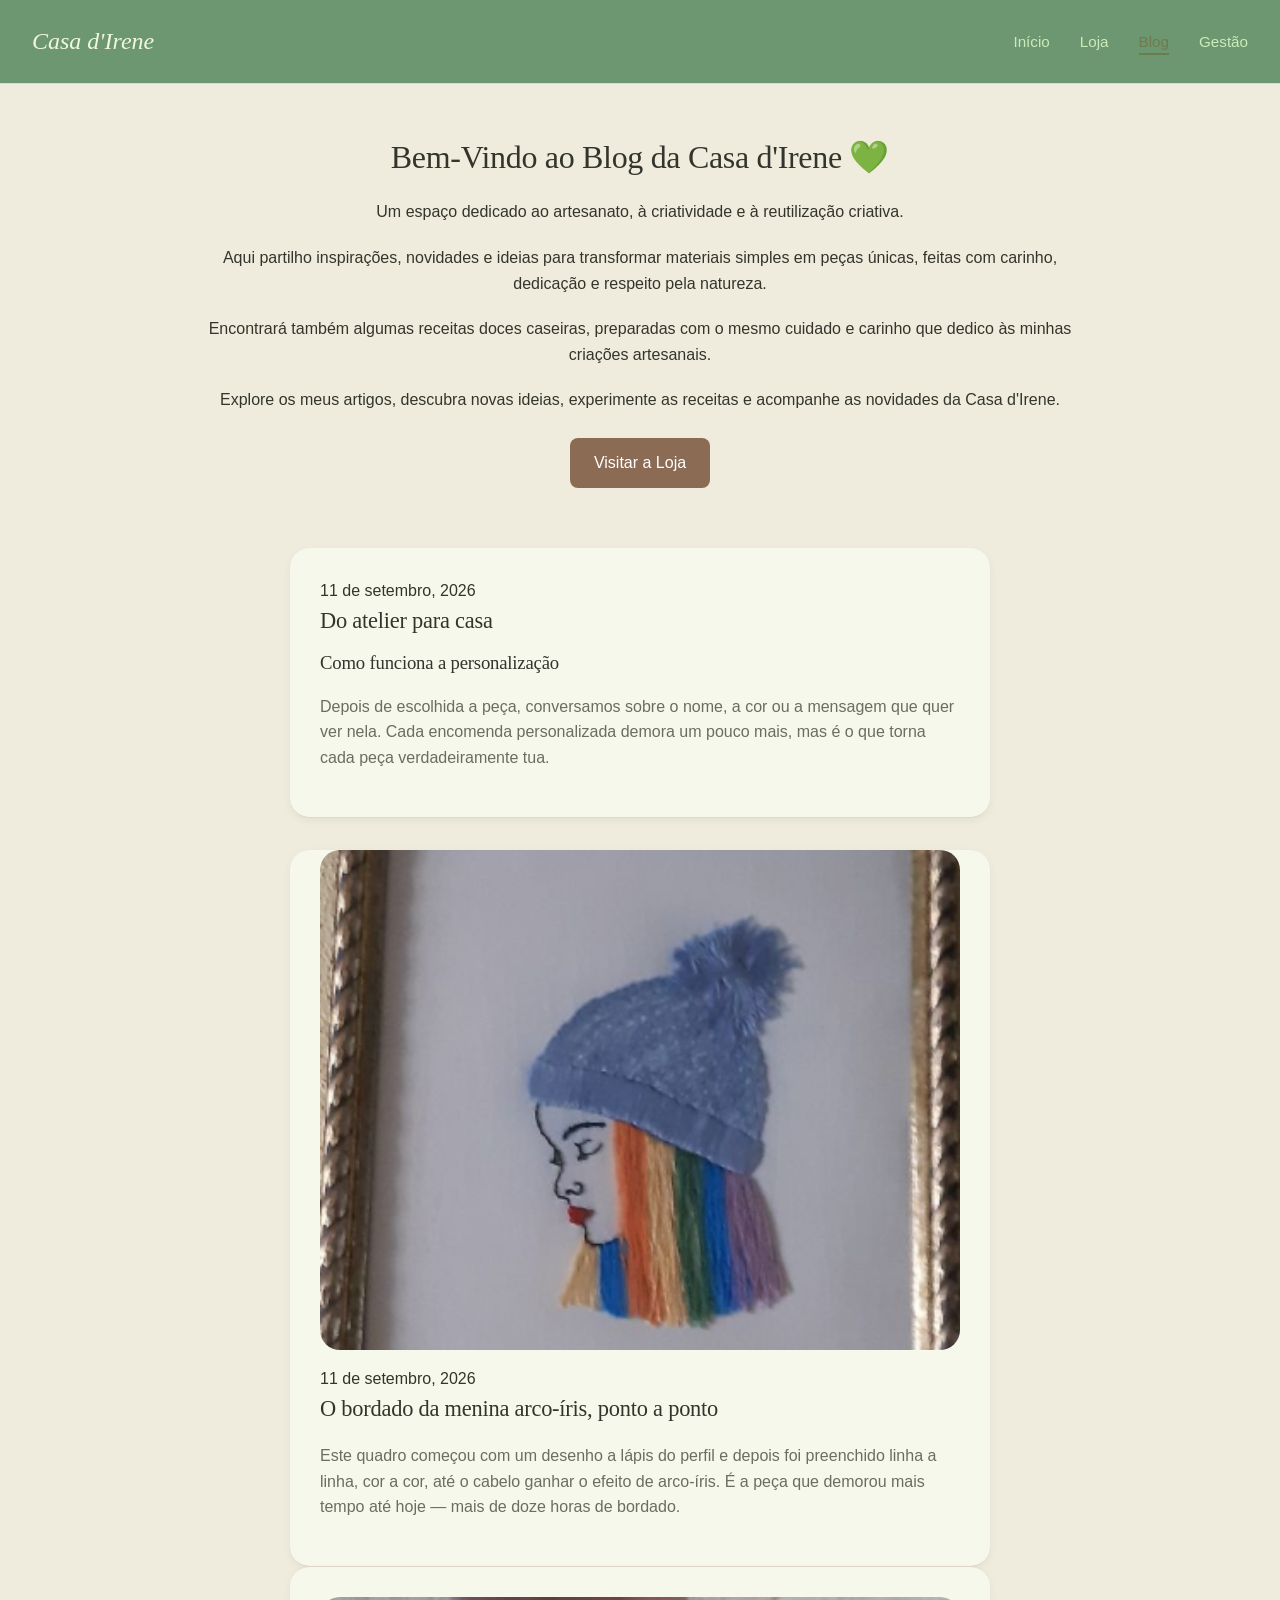
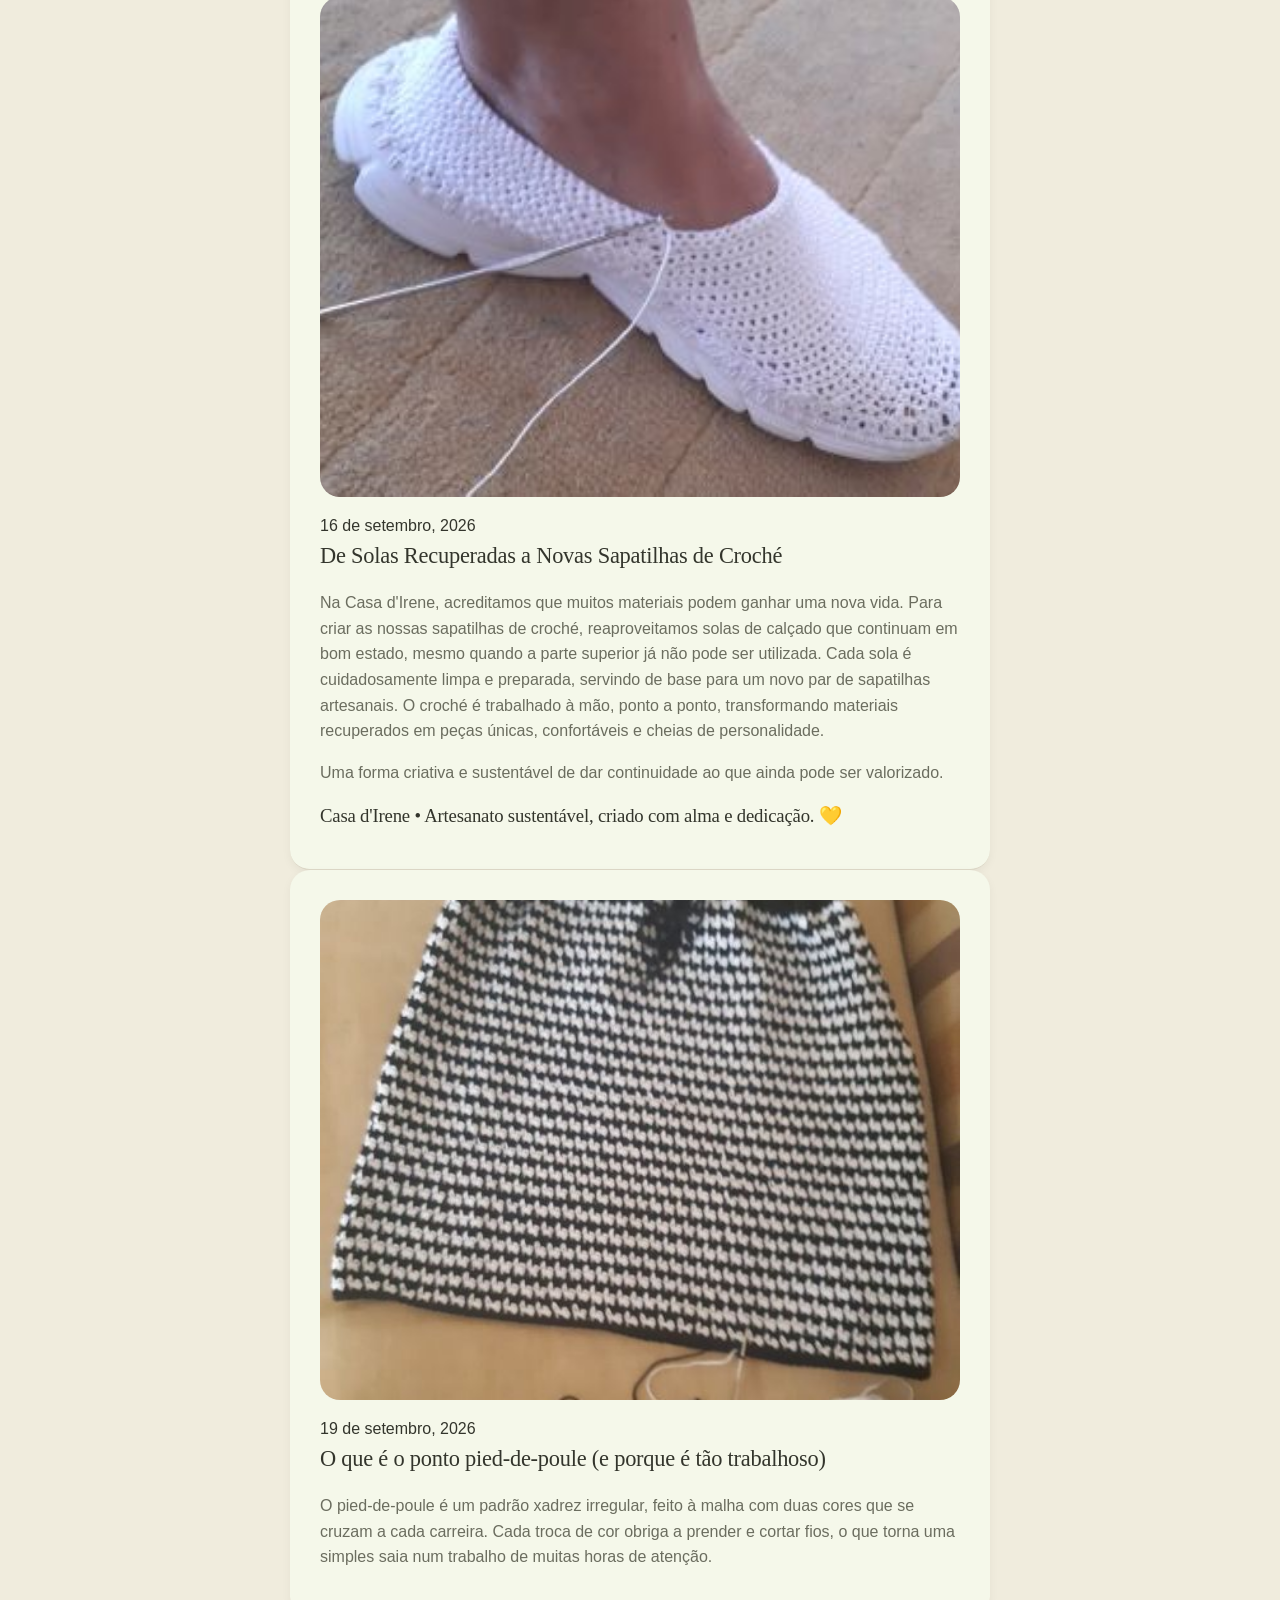
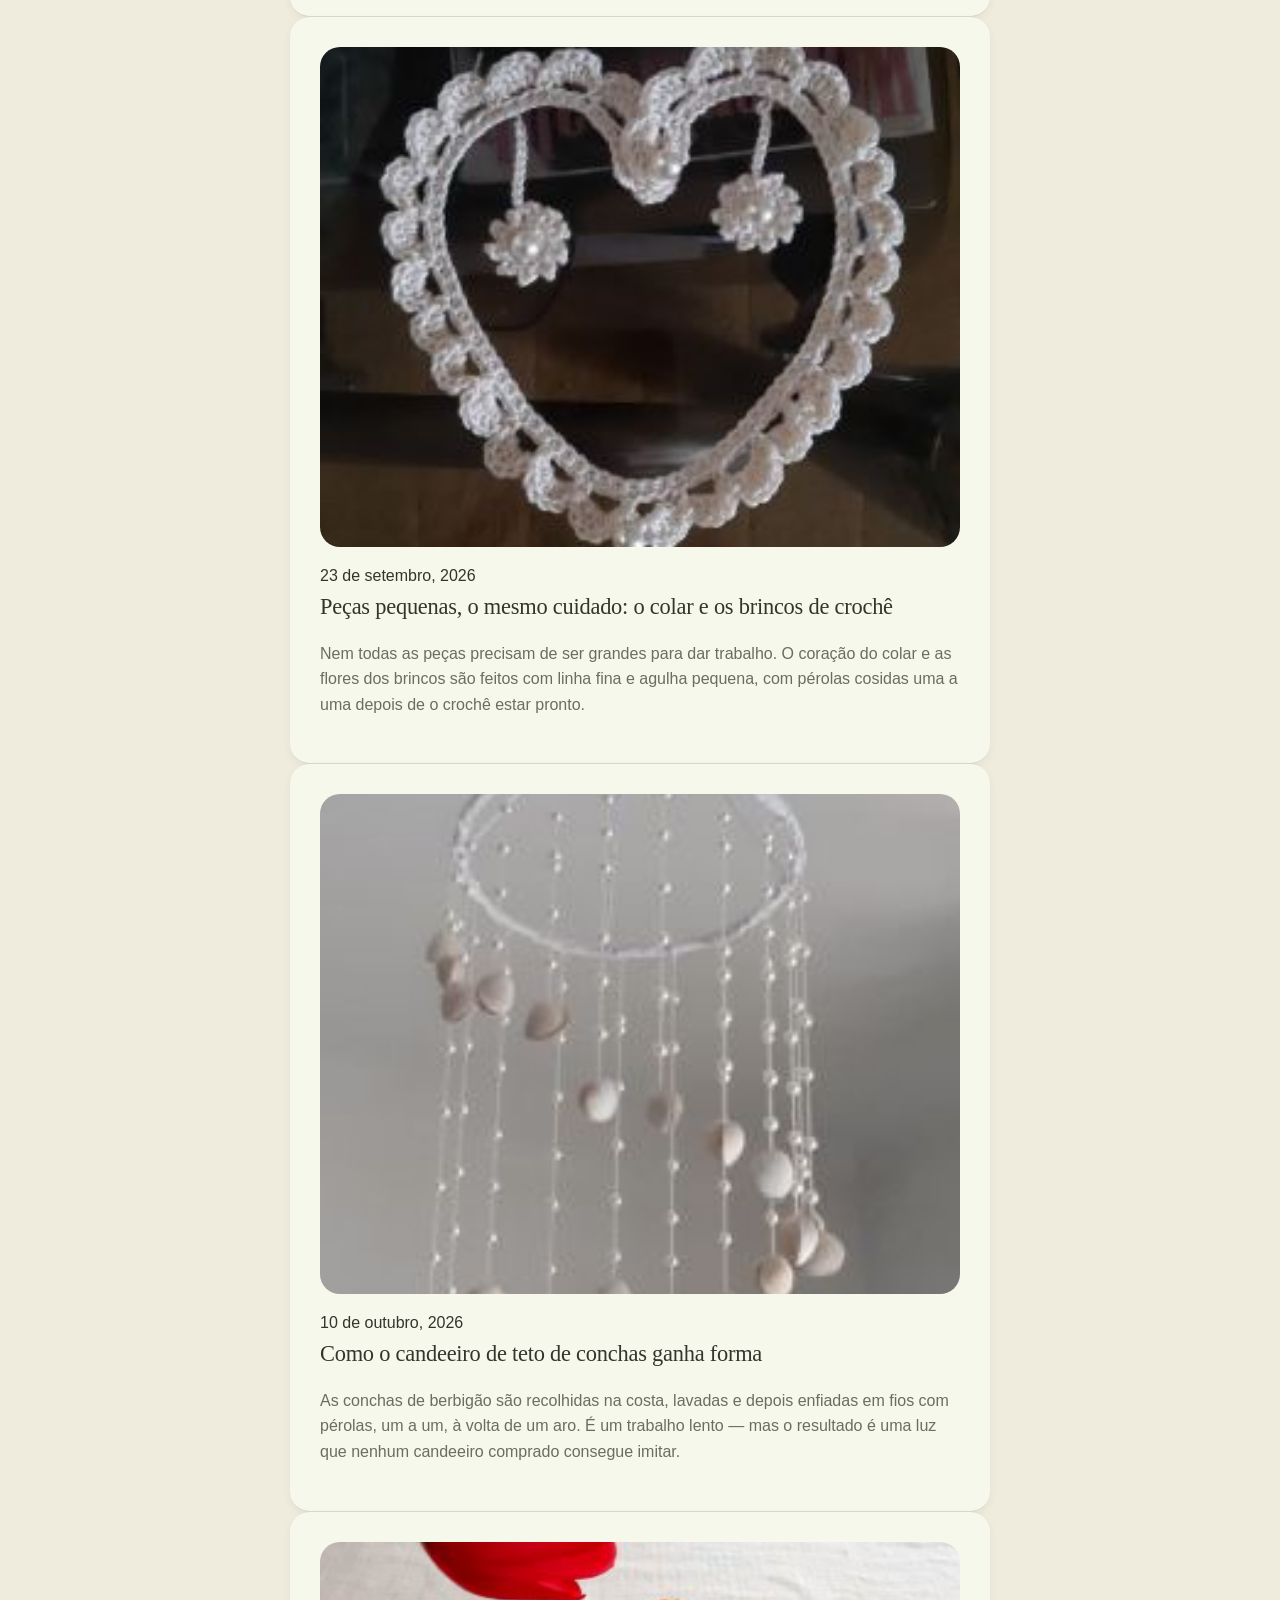
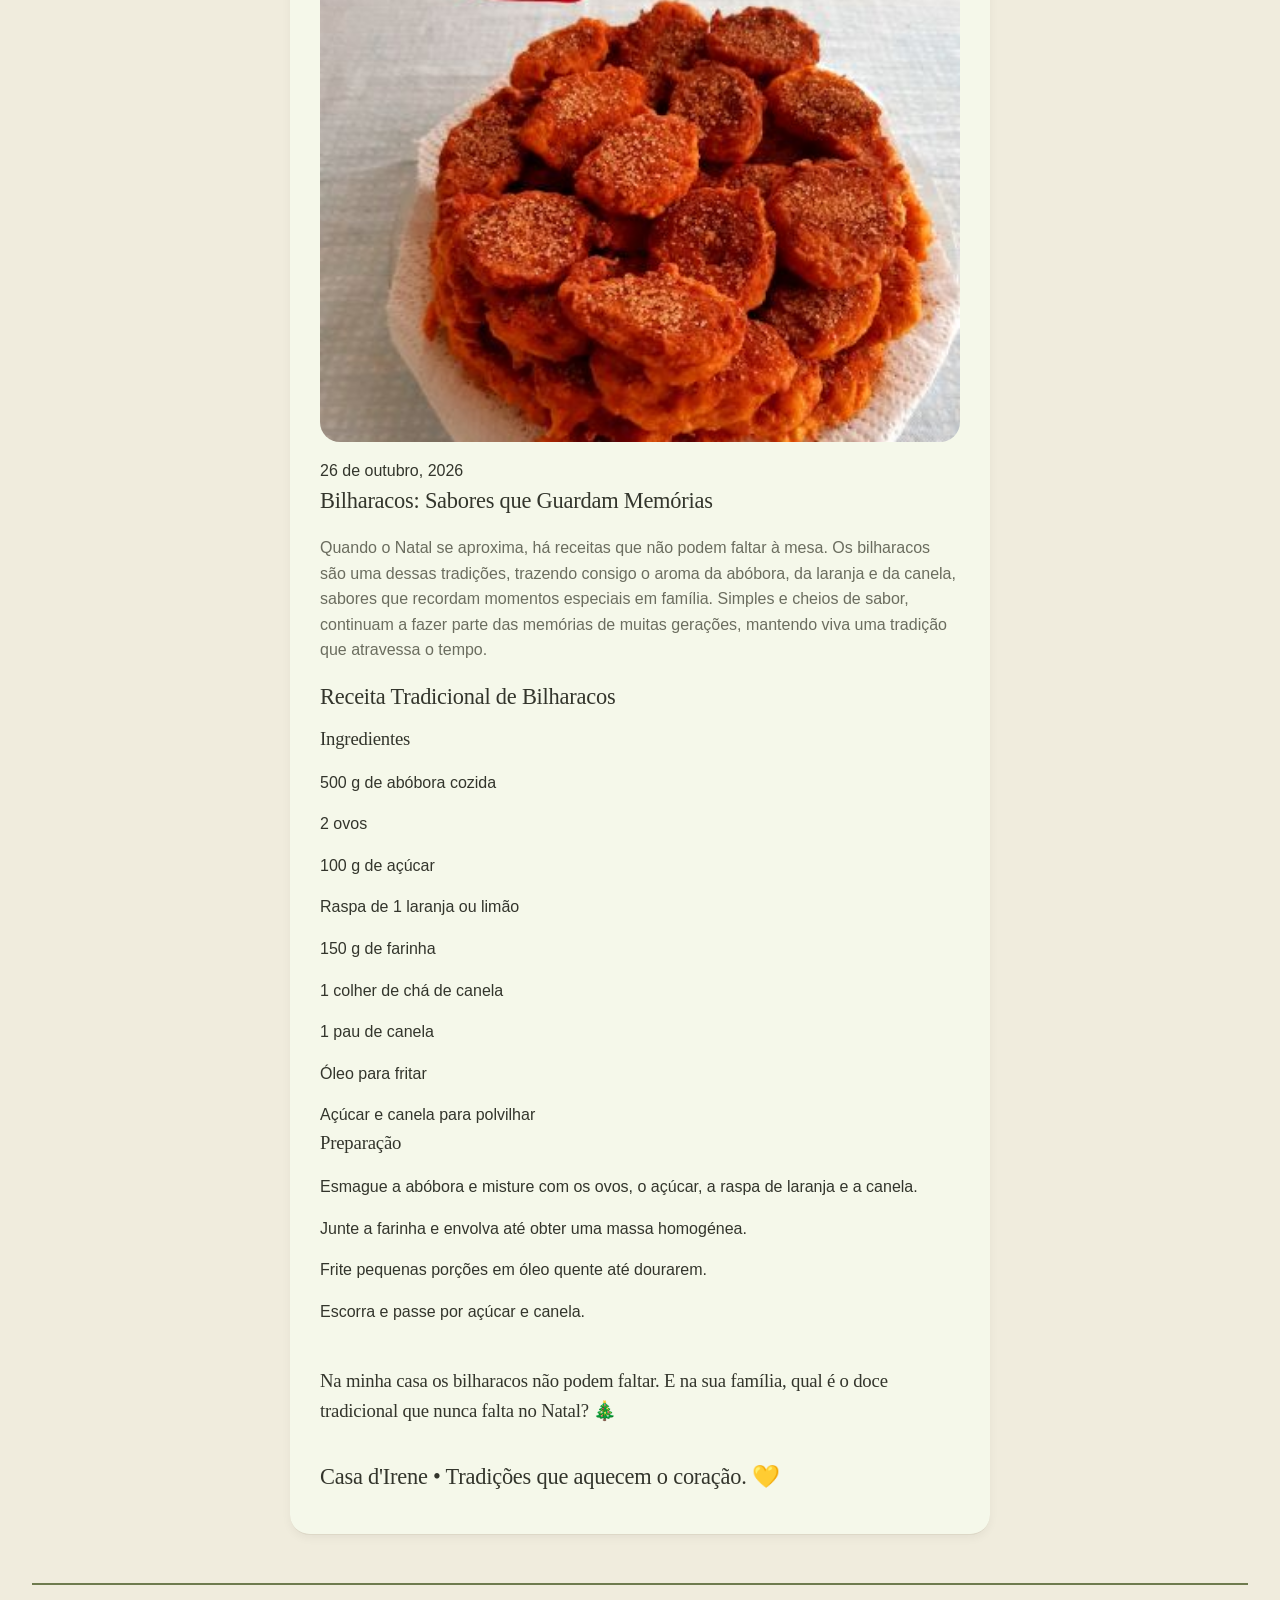
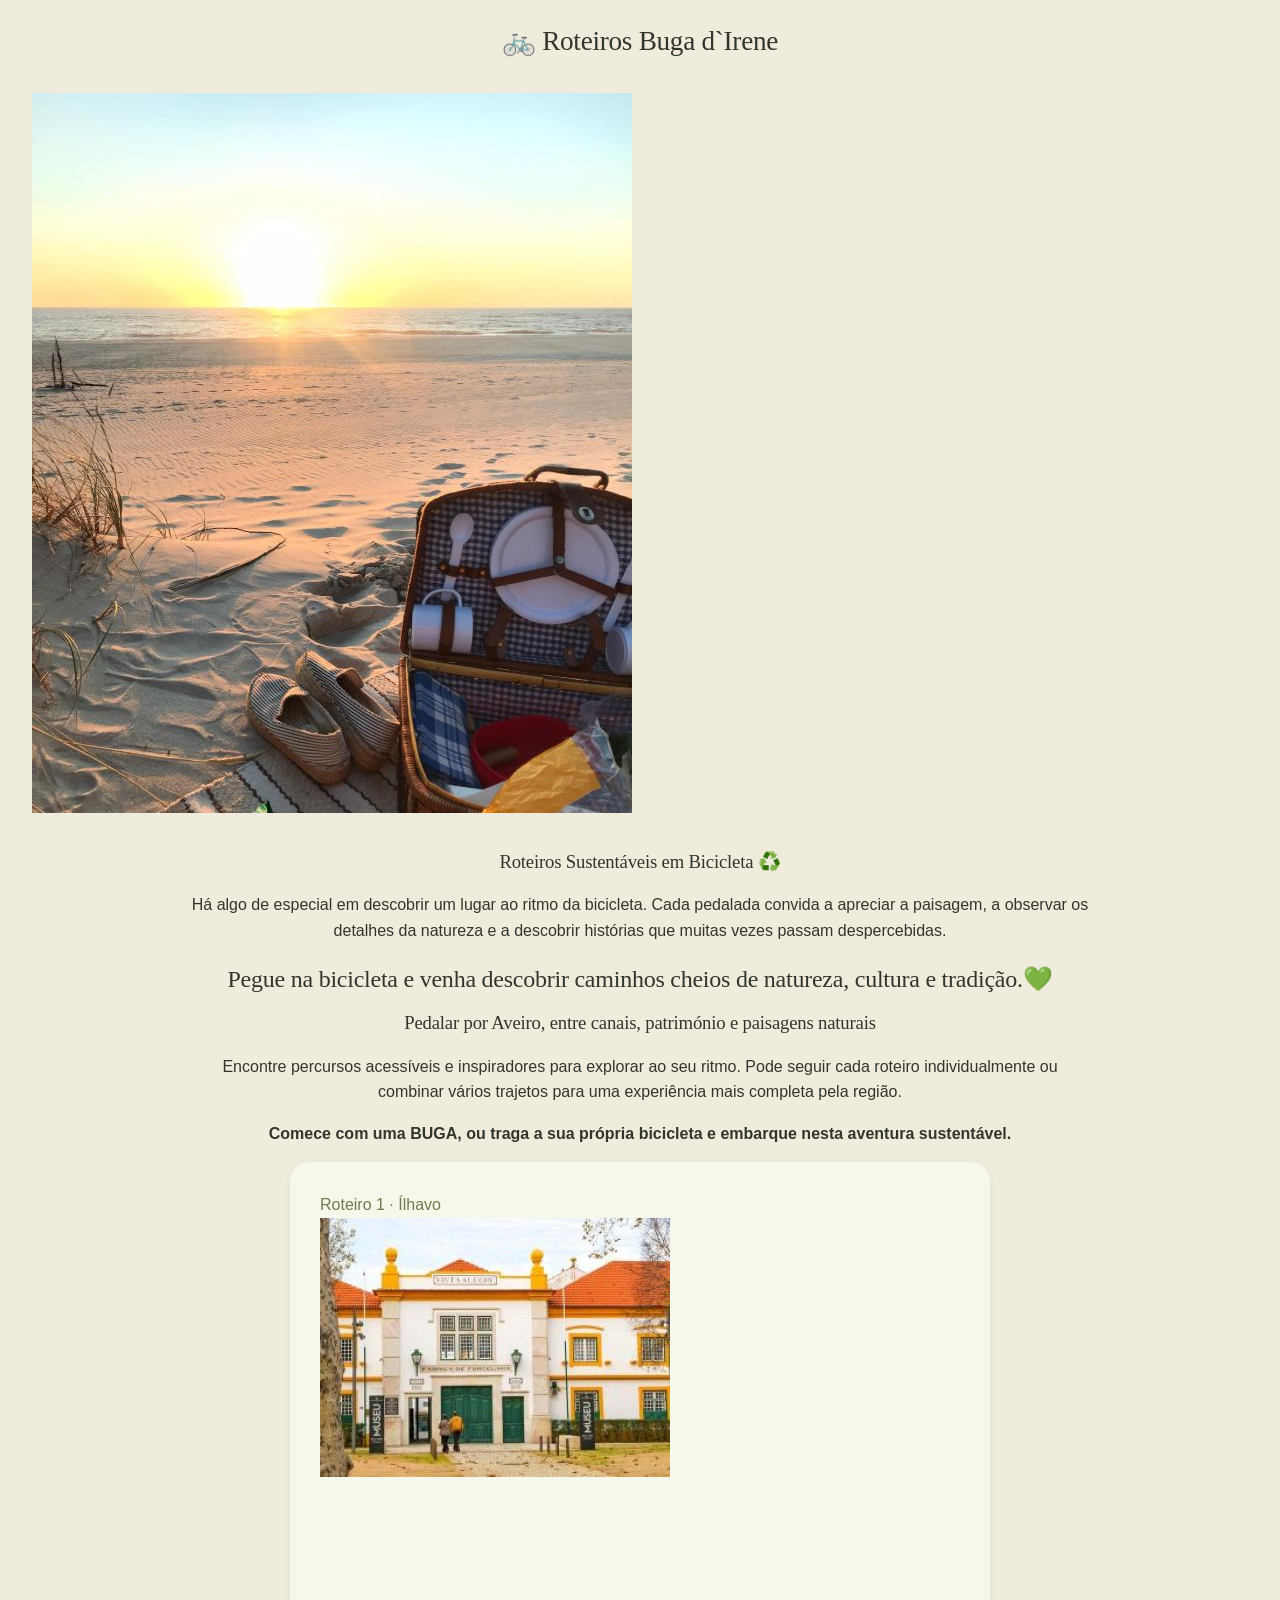
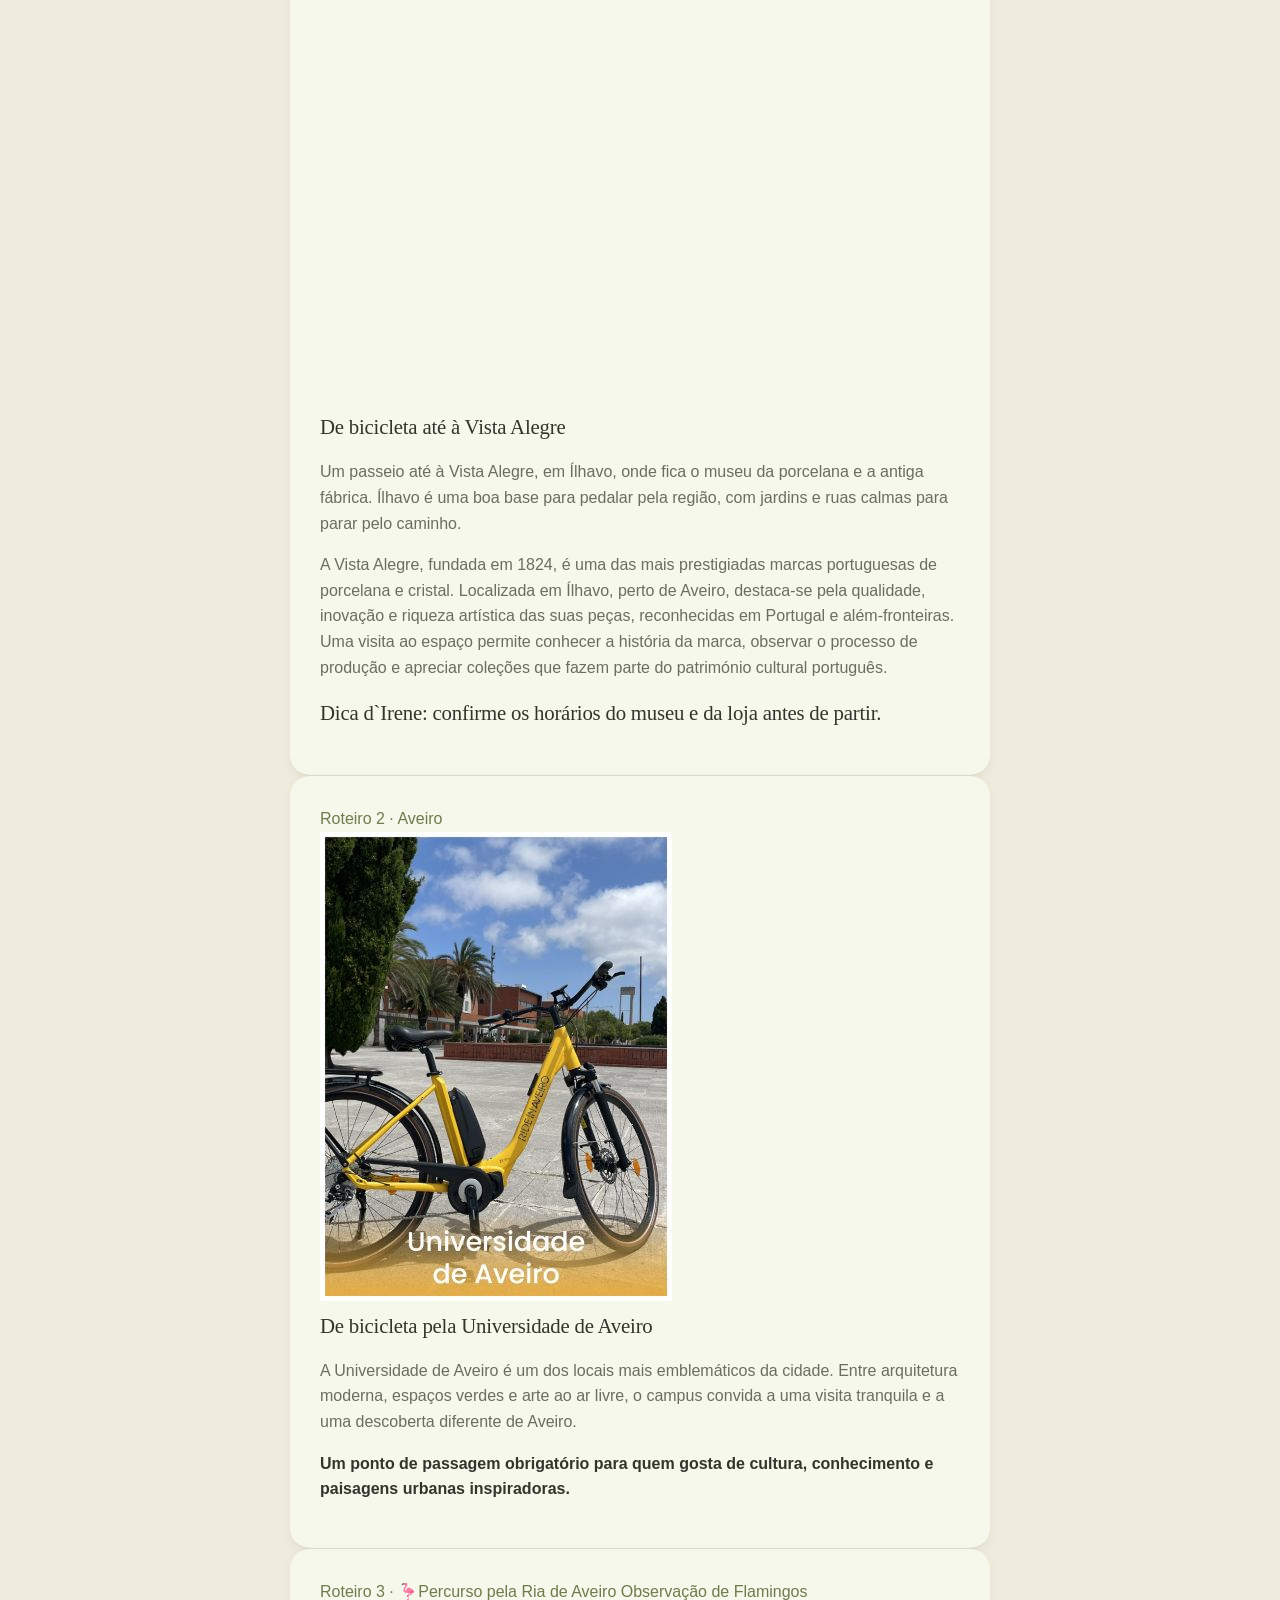
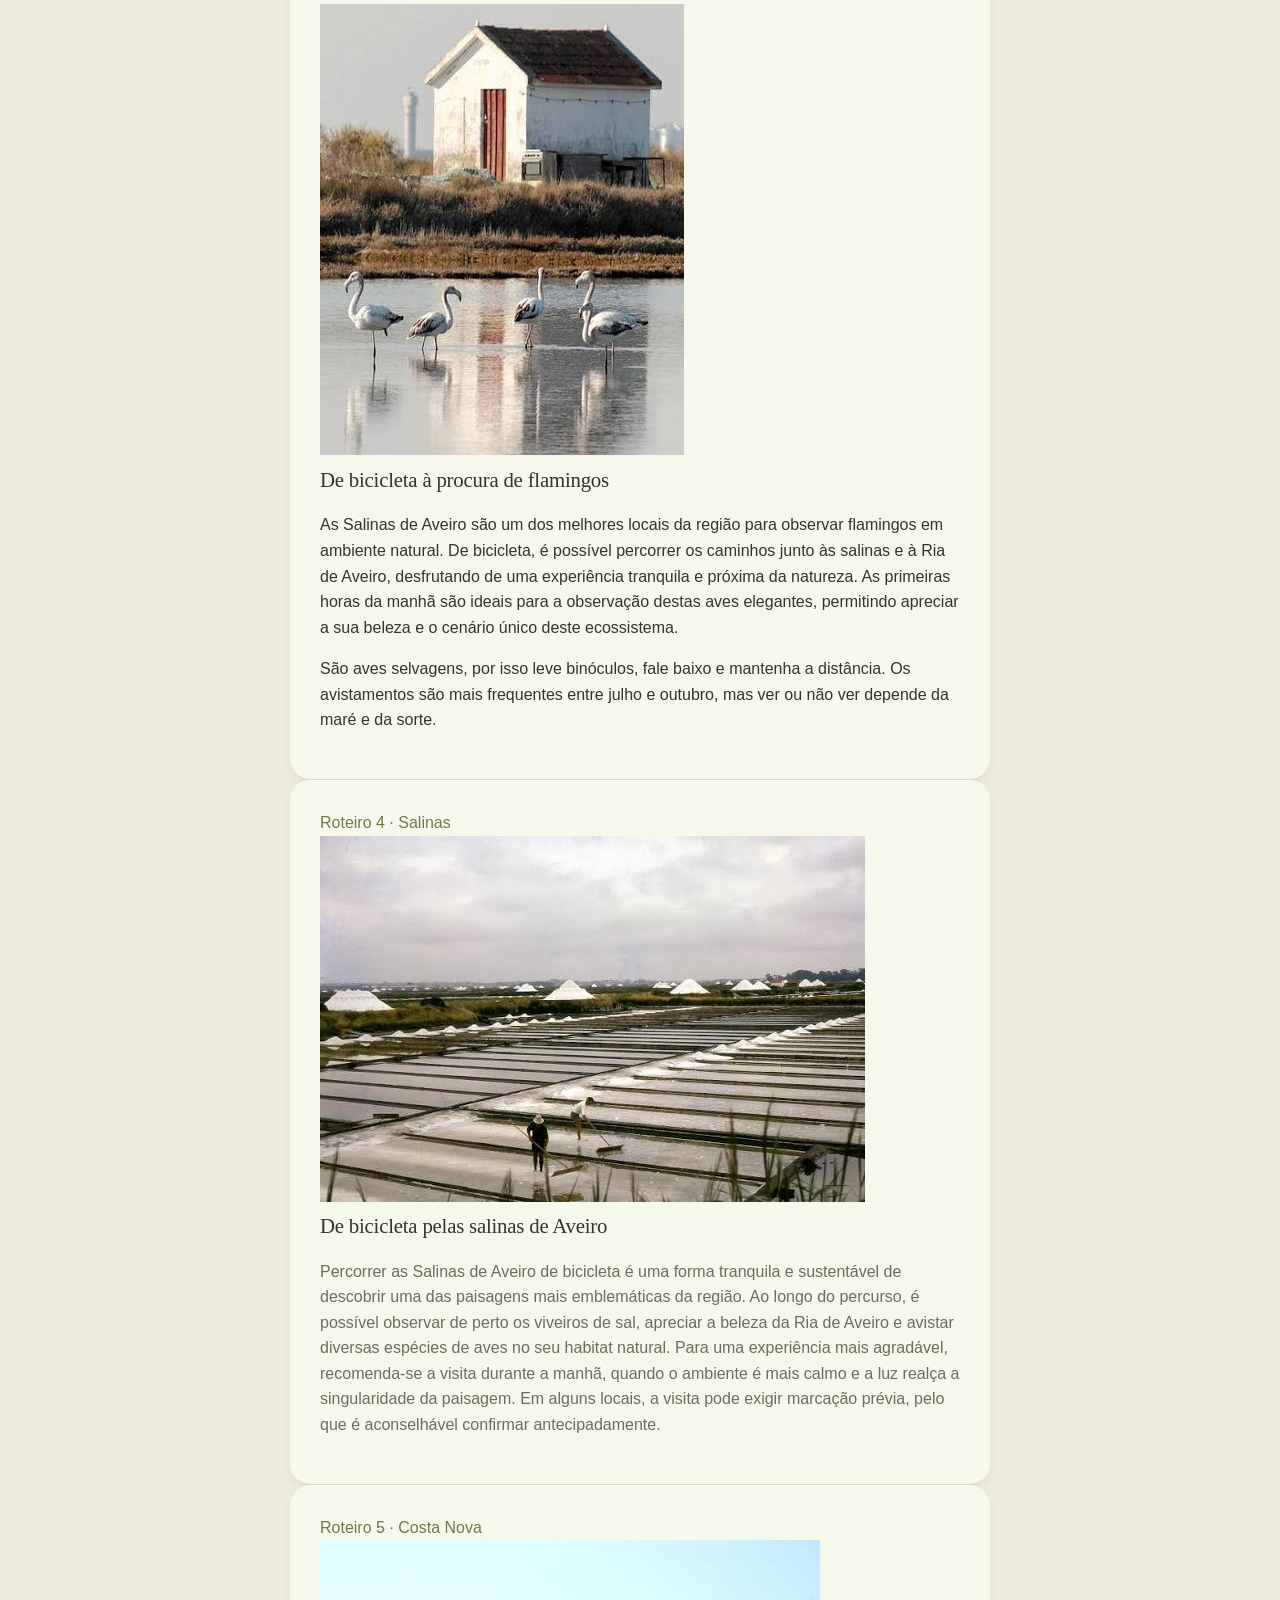
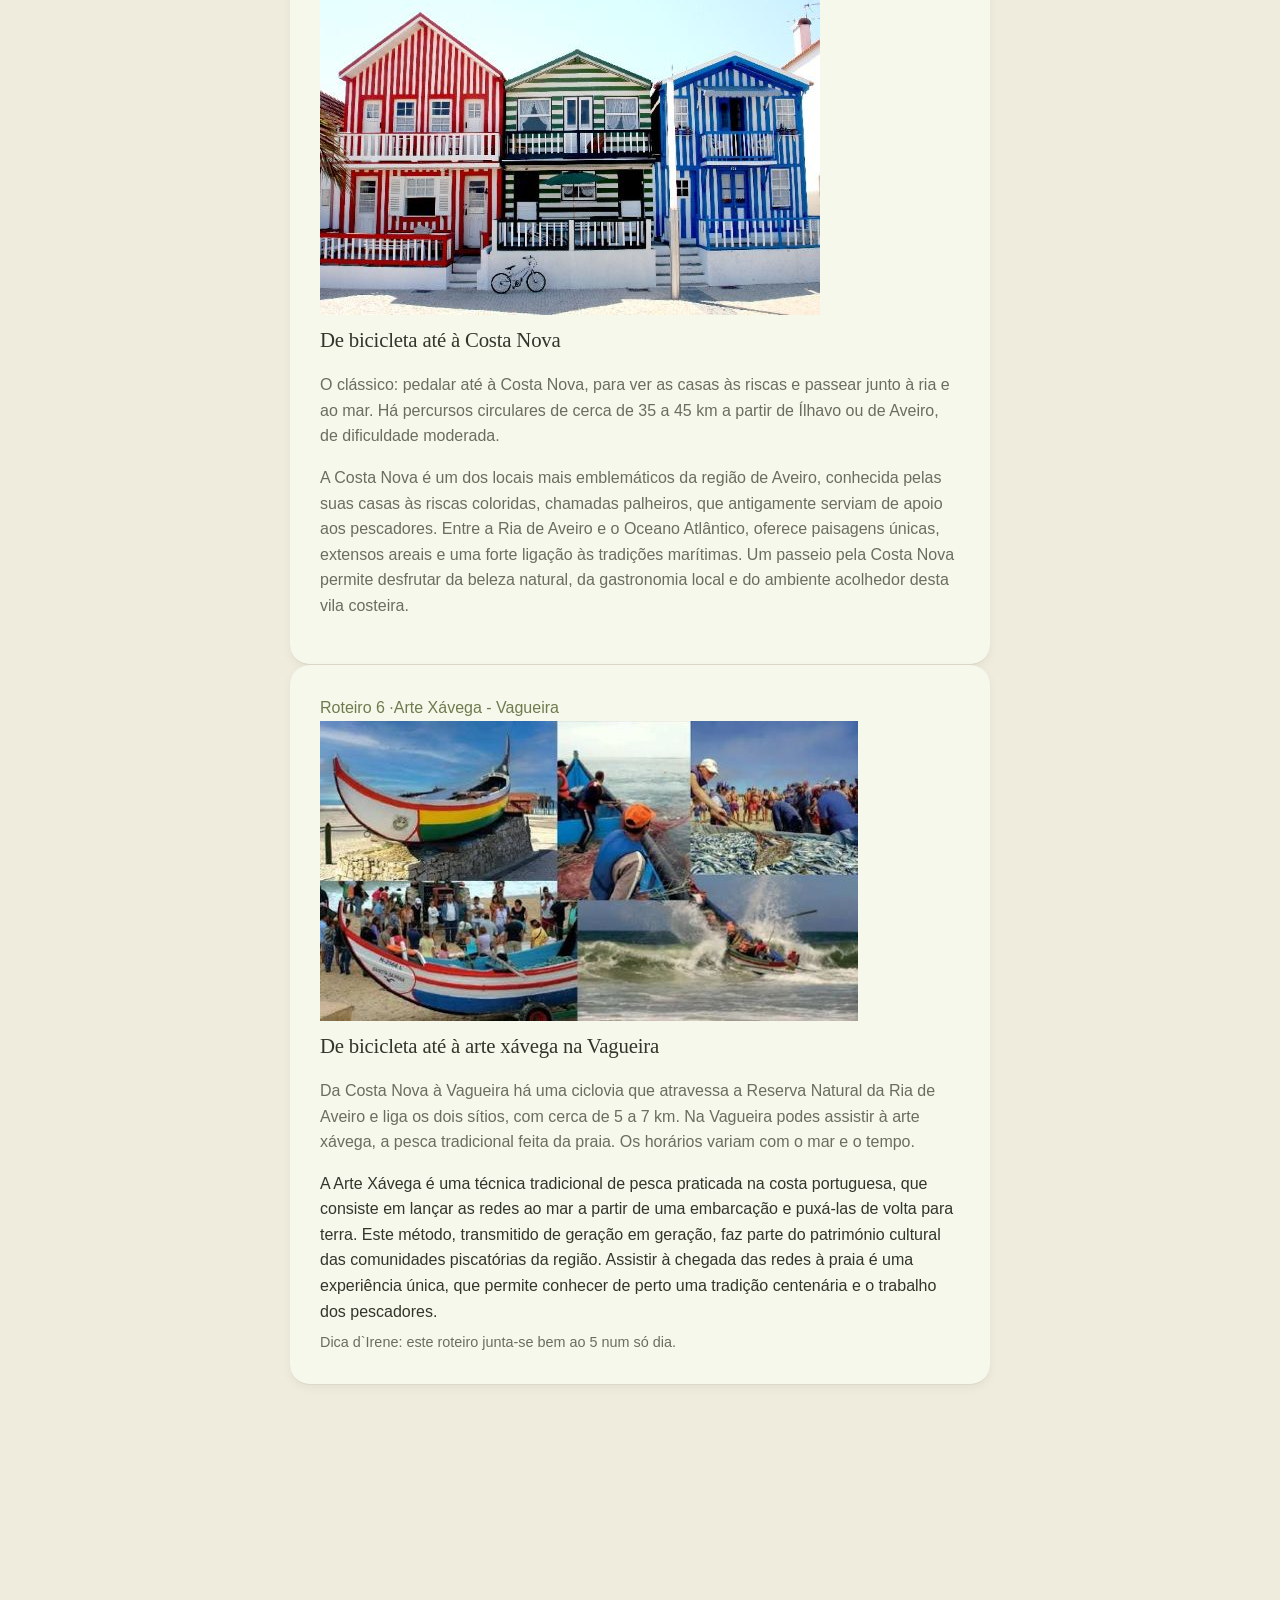
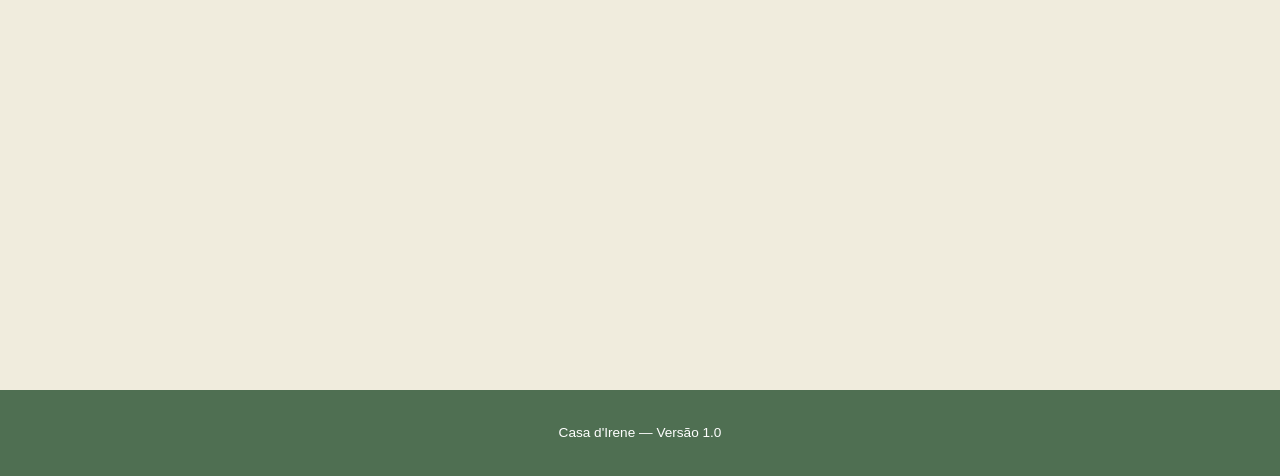
<file: blog.html>
<!DOCTYPE html>
<html lang="pt-PT">
<head>
  <meta charset="UTF-8">
  <meta name="viewport" content="width=device-width, initial-scale=1.0">
  <title>Blog — Casa d'Irene</title>
 
  <link rel="stylesheet" href="style.css">
</head>
<body>

  <header>
    <a href="index.html" class="marca">Casa d'Irene</a>
    <nav>
      <a href="index.html">Início</a>
      <a href="loja.html">Loja</a>
      <a href="blog.html" class="ativo">Blog</a>
      <a href="gestao.html">Gestão</a>
    </nav>
  </header>

  <main>
   
   <div class="intro-blog">

    <h1>Bem-Vindo ao Blog da Casa d'Irene 💚</h1>

    <p>
        Um espaço dedicado ao artesanato, à criatividade e à reutilização criativa.
    </p>

    <p>
        Aqui partilho inspirações, novidades e ideias para transformar materiais simples em peças únicas, feitas com carinho, dedicação e respeito pela natureza.
        <p></p>Encontrará também algumas receitas doces caseiras, preparadas com o mesmo cuidado e carinho que dedico às minhas criações artesanais.
    </p>

    <p>
        Explore os meus artigos, descubra novas ideias, experimente as receitas e acompanhe as novidades da Casa d'Irene.
    </p>

</div>


    <div class="cta-blog">
    <a href="loja.html" class="btn-blog">
        Visitar a Loja
    </a>
</div>


    <article class="post">
        <div class="data">11 de setembro, 2026</div>
        <h2>Do atelier para casa</h2>
        <h3>Como funciona a personalização</h3>
        <p>Depois de escolhida a peça, conversamos sobre o nome, a cor ou a mensagem que quer ver nela. Cada encomenda personalizada demora um pouco mais, mas é o que torna cada peça verdadeiramente tua.</p>
      </article>

    <div class="lista-posts">
      <article class="post">
        <img src="imagens/quadro bordado menina arco-iris.png" alt="Quadro bordado da menina arco-íris" class="foto-post">
        <div class="data">11 de setembro, 2026</div>
        <h2>O bordado da menina arco-íris, ponto a ponto</h2>
        <p>Este quadro começou com um desenho a lápis do perfil e depois foi preenchido linha a linha, cor a cor, até o cabelo ganhar o efeito de arco-íris. É a peça que demorou mais tempo até hoje — mais de doze horas de bordado.</p>
      </article>

      <article class="post">
        <img src="imagens/sapatilha croche.jpg" alt="Sapatilha de crochê com sola reaproveitada" class="foto-post">
        <div class="data">16 de setembro, 2026</div>
        <h2>De Solas Recuperadas a Novas Sapatilhas de Croché</h2>
        <p>Na Casa d'Irene, acreditamos que muitos materiais podem ganhar uma nova vida. Para criar as nossas sapatilhas de croché, reaproveitamos solas de calçado que continuam em bom estado, mesmo quando a parte superior já não pode ser utilizada.
       Cada sola é cuidadosamente limpa e preparada, servindo de base para um novo par de sapatilhas artesanais. O croché é trabalhado à mão, ponto a ponto, transformando materiais recuperados em peças únicas, confortáveis e cheias de personalidade.</p>
      <p>Uma forma criativa e sustentável de dar continuidade ao que ainda pode ser valorizado.</p>

      <h3>Casa d'Irene • Artesanato sustentável, criado com alma e dedicação. 💛</h3>
      </article>

      <article class="post">
        <img src="imagens/saia de malha ponto pied-de-poule.jpg" alt="Saia de malha em ponto pied-de-poule" class="foto-post">
        <div class="data">19 de setembro, 2026</div>
        <h2>O que é o ponto pied-de-poule (e porque é tão trabalhoso)</h2>
        <p>O pied-de-poule é um padrão xadrez irregular, feito à malha com duas cores que se cruzam a cada carreira. Cada troca de cor obriga a prender e cortar fios, o que torna uma simples saia num trabalho de muitas horas de atenção.</p>
      </article>

      <article class="post">
        <img src="imagens/colar e brincos croche.jpg" alt="Colar coração e brincos de crochê com pérolas" class="foto-post">
        <div class="data">23 de setembro, 2026</div>
        <h2>Peças pequenas, o mesmo cuidado: o colar e os brincos de crochê</h2>
        <p>Nem todas as peças precisam de ser grandes para dar trabalho. O coração do colar e as flores dos brincos são feitos com linha fina e agulha pequena, com pérolas cosidas uma a uma depois de o crochê estar pronto.</p>
      </article>

      <article class="post">
        <img src="imagens/candeeiro teto conchas.jpg" alt="Candeeiro de teto feito de conchas de berbigão" class="foto-post">
        <div class="data">10 de outubro, 2026</div>
        <h2>Como o candeeiro de teto de conchas ganha forma</h2>
        <p>As conchas de berbigão são recolhidas na costa, lavadas e depois enfiadas em fios com pérolas, um a um, à volta de um aro. É um trabalho lento — mas o resultado é uma luz que nenhum candeeiro comprado consegue imitar.</p>
      </article>

      <article class="post">
        <img src="imagens/bilharacos.jpg" alt="bilharacos de abóbora" class="foto-post">
        <div class="data">26 de outubro, 2026</div>
        <h2>Bilharacos: Sabores que Guardam Memórias </h2>
        <p>Quando o Natal se aproxima, há receitas que não podem faltar à mesa. Os bilharacos são uma dessas tradições, trazendo consigo o aroma da abóbora, da laranja e da canela, sabores que recordam momentos especiais em família.

         Simples e cheios de sabor, continuam a fazer parte das memórias de muitas gerações, mantendo viva uma tradição que atravessa o tempo.

        <h2>Receita Tradicional de Bilharacos</h2>

       <h3>Ingredientes</h3>

       <p></p>500 g de abóbora cozida
       <p></p>2 ovos
       <p></p>100 g de açúcar
       <p></p>Raspa de 1 laranja ou limão
       <p></p>150 g de farinha
       <p></p>1 colher de chá de canela
       <p></p>1 pau de canela
       <p></p>Óleo para fritar
       <p></p>Açúcar e canela para polvilhar

      <h3>Preparação</h3>

      <p></p>Esmague a abóbora e misture com os ovos, o açúcar, a raspa de laranja e a canela.
      <p></p>Junte a farinha e envolva até obter uma massa homogénea.
      <p></p>Frite pequenas porções em óleo quente até dourarem.
      <p></p>Escorra e passe por açúcar e canela.</p>
    <br>
    <h3>Na minha casa os bilharacos não podem faltar. E na sua família, qual é o doce tradicional que nunca falta no Natal? 🎄 </h3>
    <br>
    <h2>Casa d'Irene • Tradições que aquecem o coração. 💛</h2>
      </article>

    </div>

    <section class="roteiros-bicicleta" id="roteiros-bicicleta">
      <h2 class="titulo-secao">🚲  Roteiros Buga d`Irene</h2>
    
      <img src="imagens/pôr do sol mala picnic.jpg" alt="">
      <br>

      <div class="intro-roteiros">
        <br>

    <h3>Roteiros Sustentáveis em Bicicleta ♻️</h3>

    <p>
        Há algo de especial em descobrir um lugar ao ritmo da bicicleta. Cada pedalada convida a apreciar a paisagem, a observar os detalhes da natureza e a descobrir histórias que muitas vezes passam despercebidas.
    </p>

    <h2>Pegue na bicicleta e venha descobrir caminhos cheios de natureza, cultura e tradição.💚</h2>

    <h3>Pedalar por Aveiro, entre canais, património e paisagens naturais</h3>

    <p>
        Encontre percursos acessíveis e inspiradores para explorar ao seu ritmo. Pode seguir cada roteiro individualmente ou combinar vários trajetos para uma experiência mais completa pela região.
    </p>

    <p>
        <strong>Comece com uma BUGA, ou traga a sua própria bicicleta e embarque nesta aventura sustentável.</strong>
    </p>

</div>
  

      <article class="post roteiro-bike">
        <div class="data">Roteiro 1 · Ílhavo</div>

        <img src="imagens/vista-alegre.jpg" alt="">
        <br>
        <iframe src="https://www.google.com/maps/embed?pb=!1m18!1m12!1m3!1d24233.44760409882!2d-8.697585307690943!3d40.60383112212475!2m3!1f0!2f0!3f0!3m2!1i1024!2i768!4f13.1!3m3!1m2!1s0xd23bce0806c195d%3A0x35fb714ff91c711!2sMuseu%20Vista%20Alegre!5e0!3m2!1spt-PT!2spt!4v1793710920989!5m2!1spt-PT!2spt" width="600" height="450" style="border:0;" allowfullscreen="" loading="lazy" referrerpolicy="strict-origin-when-cross-origin"></iframe>
       <br>
        <h3>De bicicleta até à Vista Alegre</h3>
        <p>Um passeio até à Vista Alegre, em Ílhavo, onde fica o museu da porcelana e a antiga fábrica. Ílhavo é uma boa base para pedalar pela região, com jardins e ruas calmas para parar pelo caminho.</p>
        <p>A Vista Alegre, fundada em 1824, é uma das mais prestigiadas marcas portuguesas de porcelana e cristal. Localizada em Ílhavo, perto de Aveiro, destaca-se pela qualidade, inovação e riqueza artística das suas peças, reconhecidas em Portugal e além-fronteiras. 
          Uma visita ao espaço permite conhecer a história da marca, observar o processo de produção e apreciar coleções que fazem parte do património cultural português.</p>
        <p class="nota-roteiro"><h3>Dica d`Irene: confirme os horários do museu e da loja antes de partir.</h3></p>
      </article>

      <article class="post roteiro-bike">
        <div class="data">Roteiro 2 · Aveiro</div>
        <img src="imagens/Universidade-Aveiro.jpg" alt="">
        
        <h3>De bicicleta pela Universidade de Aveiro</h3>

        <p>A Universidade de Aveiro é um dos locais mais emblemáticos da cidade. Entre arquitetura moderna, espaços verdes e arte ao ar livre, o campus convida a uma visita tranquila e a uma descoberta diferente de Aveiro.
</p>
<strong>Um ponto de passagem obrigatório para quem gosta de cultura, conhecimento e paisagens urbanas inspiradoras.</strong>
</p>
        
       
      
      </article>

      <article class="post roteiro-bike">
        <div class="data">Roteiro 3 · 🦩Percurso pela Ria de Aveiro Observação de Flamingos</div>
        <img src="imagens/flamingos.jpg" alt="">
        <h3>De bicicleta à procura de flamingos</h3>
       
       <p></p> As Salinas de Aveiro são um dos melhores locais da região para observar flamingos em ambiente natural. De bicicleta, é possível percorrer os caminhos junto às salinas e à Ria de Aveiro, desfrutando de uma experiência tranquila e próxima da natureza. As primeiras horas da manhã são ideais para a observação destas aves elegantes, permitindo apreciar a sua beleza e o cenário único deste ecossistema.
        <p></p>São aves selvagens, por isso leve binóculos, fale baixo e mantenha a distância. 
       Os avistamentos são mais frequentes entre julho e outubro, mas ver ou não ver depende da maré e da sorte.</p>
      </article>

      <article class="post roteiro-bike">
        <div class="data">Roteiro 4 · Salinas</div>
        <img src="imagens/salinas Aveiro.jpg" alt="">
        <h3>De bicicleta pelas salinas de Aveiro</h3>
        <p>Percorrer as Salinas de Aveiro de bicicleta é uma forma tranquila e sustentável de descobrir uma das paisagens mais emblemáticas da região. Ao longo do percurso, é possível observar de perto os viveiros de sal, apreciar a beleza da Ria de Aveiro e avistar diversas espécies de aves no seu habitat natural. 
          Para uma experiência mais agradável, recomenda-se a visita durante a manhã, quando o ambiente é mais calmo e a luz realça a singularidade da paisagem. Em alguns locais, a visita pode exigir marcação prévia, pelo que é aconselhável confirmar antecipadamente.</p>
      </article>

      <article class="post roteiro-bike">
        <div class="data">Roteiro 5 · Costa Nova</div>
        <img src="imagens/costa-nova.jpg" alt="">
        <h3>De bicicleta até à Costa Nova</h3>
        <p>O clássico: pedalar até à Costa Nova, para ver as casas às riscas e passear junto à ria e ao mar. Há percursos circulares de cerca de 35 a 45 km a partir de Ílhavo ou de Aveiro, de dificuldade moderada.</p>
        <p>A Costa Nova é um dos locais mais emblemáticos da região de Aveiro, conhecida pelas suas casas às riscas coloridas, chamadas palheiros, que antigamente serviam de apoio aos pescadores. 
          Entre a Ria de Aveiro e o Oceano Atlântico, oferece paisagens únicas, extensos areais e uma forte ligação às tradições marítimas. Um passeio pela Costa Nova permite desfrutar da beleza natural, da gastronomia local e do ambiente acolhedor desta vila costeira.</p>
      </article>

      <article class="post roteiro-bike">
        <div class="data">Roteiro 6 ·Arte Xávega - Vagueira</div>
        <img src="imagens/arte xavega.jpg" alt="">
        <br>
    

        <h3>De bicicleta até à arte xávega na Vagueira</h3>
        <p>Da Costa Nova à Vagueira há uma ciclovia que atravessa a Reserva Natural da Ria de Aveiro e liga os dois sítios, com cerca de 5 a 7 km. Na Vagueira podes assistir à arte xávega, a pesca tradicional feita da praia. Os horários variam com o mar e o tempo.</p>
        A Arte Xávega é uma técnica tradicional de pesca praticada na costa portuguesa, que consiste em lançar as redes ao mar a partir de uma embarcação e puxá-las de volta para terra. Este método, transmitido de geração em geração, faz parte do património cultural das comunidades piscatórias da região. Assistir à chegada das redes à praia é uma experiência única, que permite conhecer de perto uma tradição centenária e o trabalho dos pescadores.
        <p class="nota-roteiro">Dica d`Irene: este roteiro junta-se bem ao 5 num só dia.</p>
      </article>
    </section>
    <br>

    <iframe src="https://www.google.com/maps/embed?pb=!1m18!1m12!1m3!1d20246.86995769087!2d-8.665227572370892!3d40.63937856985616!2m3!1f0!2f0!3f0!3m2!1i1024!2i768!4f13.1!3m3!1m2!1s0xd23980ed5b2e78d%3A0x3042e1cd013c1f07!2sAveiro!5e1!3m2!1spt-PT!2spt!4v1793706633688!5m2!1spt-PT!2spt%22" width="800" height="450" style="border:0;" allowfullscreen="" loading="lazy" referrerpolicy="strict-origin-when-cross-origin"></iframe>
  </main>

  <footer>Casa d'Irene — Versão 1.0</footer>

</body>
</html>
</file>
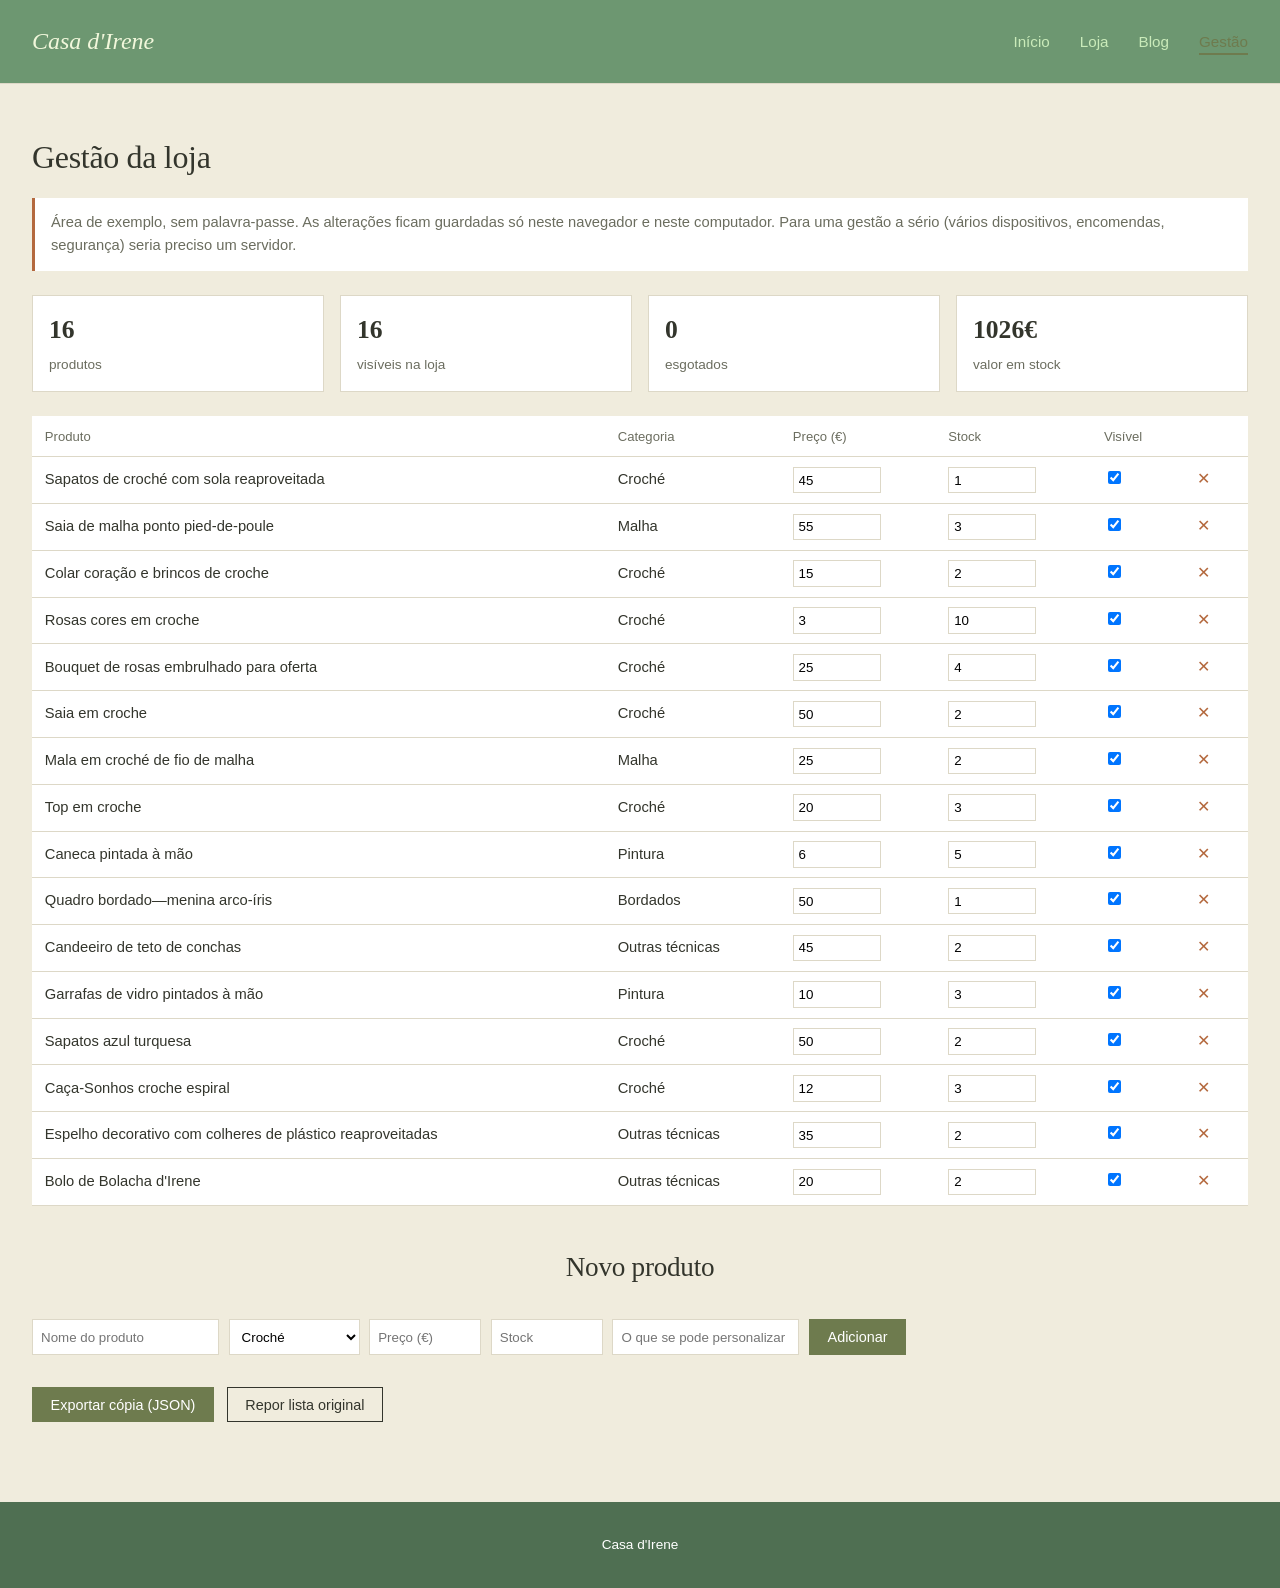
<file: gestao.html>
<!DOCTYPE html>
<html lang="pt-PT">
<head>
  <meta charset="UTF-8">
  <meta name="viewport" content="width=device-width, initial-scale=1.0">
  <title>Gestão — Casa d'Irene</title>

  <link rel="stylesheet" href="style.css">
 
</head>
<body>

  <header>
    <a href="index.html" class="marca">Casa d'Irene</a>
    <nav>
      <a href="index.html">Início</a>
      <a href="loja.html">Loja</a>
      <a href="blog.html">Blog</a>
      <a href="gestao.html" class="ativo">Gestão</a>
    </nav>
  </header>

  <main>
    <h1>Gestão da loja</h1>
    <p class="aviso-gestao">Área de exemplo, sem palavra-passe. As alterações ficam guardadas só neste navegador e neste computador. Para uma gestão a sério (vários dispositivos, encomendas, segurança) seria preciso um servidor.</p>

    <div class="resumo" id="resumo"></div>

    <div class="tabela-scroll">
      <table class="tabela-gestao">
        <thead>
          <tr><th>Produto</th><th>Categoria</th><th>Preço (€)</th><th>Stock</th><th>Visível</th><th></th></tr>
        </thead>
        <tbody id="corpo-tabela"></tbody>
      </table>
    </div>

    <h2 class="titulo-secao" style="margin-top:2.5rem">Novo produto</h2>
    <div class="form-novo">
      <input id="novo-nome" placeholder="Nome do produto">
      <select id="novo-categoria"></select>
      <input id="novo-preco" type="number" min="0" step="0.5" placeholder="Preço (€)">
      <input id="novo-stock" type="number" min="0" step="1" placeholder="Stock">
      <input id="novo-pers" placeholder="O que se pode personalizar">
      <button class="btn-gestao" onclick="adicionarProduto()">Adicionar</button>
    </div>

    <div class="acoes-gestao">
      <button class="btn-gestao" onclick="exportar()">Exportar cópia (JSON)</button>
      <button class="btn-gestao secundario" onclick="repor()">Repor lista original</button>
    </div>
  </main>

  <footer>Casa d'Irene </footer>

  <script src="produtos.js"></script>
  <script>
    const categoriasGestao = ["Croché", "Malha", "Bordados", "Pintura", "Outras técnicas"];
    let produtos = carregarProdutos();

    function guardar() { guardarProdutos(produtos); desenhar(); }

    function desenhar() {
      document.getElementById("novo-categoria").innerHTML =
        categoriasGestao.map(c => `<option>${c}</option>`).join("");

      const visiveis = produtos.filter(p => p.visivel).length;
      const esgotados = produtos.filter(p => p.stock <= 0).length;
      const valor = produtos.reduce((t, p) => t + p.preco * p.stock, 0);
      document.getElementById("resumo").innerHTML = `
        <div><strong>${produtos.length}</strong><span>produtos</span></div>
        <div><strong>${visiveis}</strong><span>visíveis na loja</span></div>
        <div><strong>${esgotados}</strong><span>esgotados</span></div>
        <div><strong>${valor.toFixed(0)}€</strong><span>valor em stock</span></div>`;

      document.getElementById("corpo-tabela").innerHTML = produtos.map(p => `
        <tr>
          <td>${p.nome}</td>
          <td>${p.categoria}</td>
          <td><input type="number" min="0" step="0.5" value="${p.preco}" onchange="alterar(${p.id}, 'preco', this.value)"></td>
          <td><input type="number" min="0" step="1" value="${p.stock}" onchange="alterar(${p.id}, 'stock', this.value)"></td>
          <td><input type="checkbox" ${p.visivel ? "checked" : ""} onchange="alterar(${p.id}, 'visivel', this.checked)"></td>
          <td><button class="btn-remover" onclick="remover(${p.id})" title="Remover">✕</button></td>
        </tr>`).join("");
    }

    function alterar(id, campo, valor) {
      const p = produtos.find(x => x.id === id);
      p[campo] = (campo === "visivel") ? valor : Math.max(0, Number(valor) || 0);
      guardar();
    }

    function remover(id) {
      const p = produtos.find(x => x.id === id);
      if (confirm(`Remover "${p.nome}"?`)) {
        produtos = produtos.filter(x => x.id !== id);
        guardar();
      }
    }

    function adicionarProduto() {
      const nome = document.getElementById("novo-nome").value.trim();
      if (!nome) { alert("Escreve o nome do produto."); return; }
      const id = produtos.reduce((m, p) => Math.max(m, p.id), 0) + 1;
      produtos.push({
        id, nome,
        categoria: document.getElementById("novo-categoria").value,
        preco: Number(document.getElementById("novo-preco").value) || 0,
        stock: Number(document.getElementById("novo-stock").value) || 0,
        visivel: true,
        personalizavel: document.getElementById("novo-pers").value.trim() || "Sob consulta",
        imagem: null
      });
      ["novo-nome", "novo-preco", "novo-stock", "novo-pers"].forEach(i => document.getElementById(i).value = "");
      guardar();
    }

    function exportar() {
      const blob = new Blob([JSON.stringify(produtos, null, 2)], { type: "application/json" });
      const a = document.createElement("a");
      a.href = URL.createObjectURL(blob);
      a.download = "produtos-casadirene.json";
      a.click();
    }

    function repor() {
      if (confirm("Repor a lista original de 14 produtos? As alterações serão perdidas.")) {
        reporProdutos();
        produtos = carregarProdutos();
        desenhar();
      }
    }

    desenhar();
  </script>

</body>
</html>
</file>
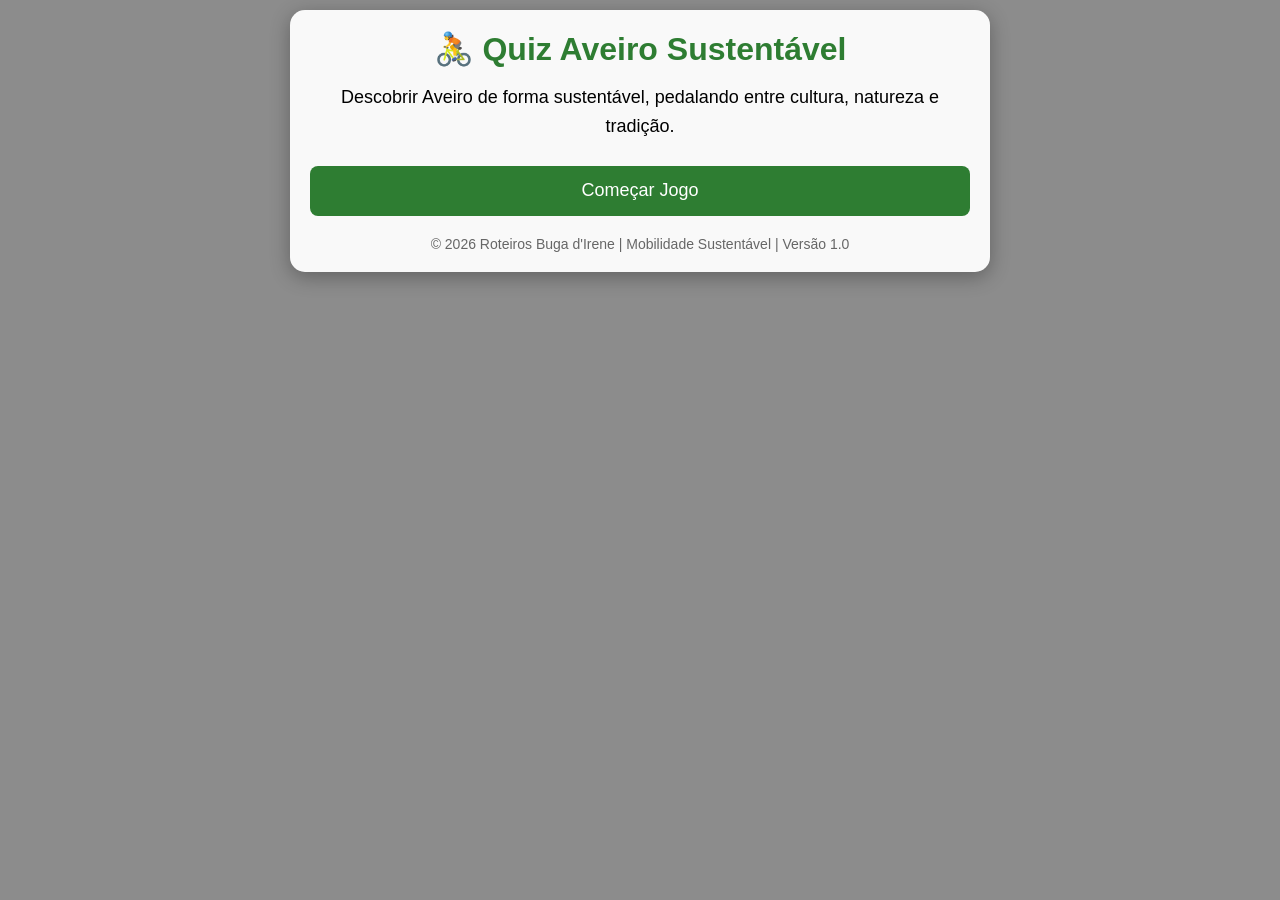
<file: quiz interativo.html>
<!DOCTYPE html>
<html lang="pt">
<head>
<meta charset="UTF-8">
<meta name="viewport" content="width=device-width, initial-scale=1.0">

<title>Quiz Aveiro Sustentável</title>

<style>

*{
    margin:0;
    padding:0;
    box-sizing:border-box;
    font-family:Arial,sans-serif;
}

body{
    background:
    linear-gradient(
        rgba(0,0,0,0.45),
        rgba(0,0,0,0.45)
    ),
    url("https://imagens.publico.pt/imagens.aspx/1515240?tp=UH&db=IMAGENS&type=JPG");

    background-size:cover;
    background-position:center;
    background-repeat:no-repeat;
    background-attachment:fixed;

    min-height:100vh;
    display:flex;
    justify-content:center;
    align-items:flex-start;
    padding:10px;
}

.container{
    background:rgba(255,255,255,0.95);
    width:100%;
    max-width:700px;
    padding:20px;
    border-radius:15px;
    box-shadow:0 5px 20px rgba(0,0,0,0.3);
}

#ecraInicial{
    text-align:center;
}

#ecraInicial h1{
    color:#2e7d32;
    margin-bottom:15px;
}

#ecraInicial p{
    font-size:18px;
    line-height:1.6;
    margin-bottom:25px;
}

.escondido{
    display:none;
}

#tempo{
    font-size:20px;
    color:#d32f2f;
    font-weight:bold;
    margin-bottom:15px;
}

.barra{
    width:100%;
    height:20px;
    background:#ddd;
    border-radius:10px;
    overflow:hidden;
    margin-bottom:25px;
}

#progresso{
    width:0;
    height:100%;
    background:#4caf50;
    transition:.5s;
}

#pergunta{
    text-align:center;
    color:#2e7d32;
    font-size:24px;
    margin-bottom:20px;
}

.resposta{
    width:100%;
    min-height:50px;
    padding:12px;
    margin:8px 0;
    border:none;
    border-radius:8px;
    background:#4caf50;
    color:white;
    cursor:pointer;
    font-size:16px;
}

.resposta:hover{
    background:#388e3c;
}

.selecionada{
    background:#ff9800;
}

#btnComecar,
#btnSeguinte{
    width:100%;
    min-height:50px;
    padding:12px;
    border:none;
    border-radius:8px;
    color:white;
    cursor:pointer;
    font-size:18px;
}

#btnComecar{
    background:#2e7d32;
}

#btnSeguinte{
    background:#1976d2;
    margin-top:15px;
}

#btnComecar:hover{
    background:#1b5e20;
}

#btnSeguinte:hover{
    background:#125aa0;
}

#resultado{
    text-align:center;
}

#pontuacao{
    font-size:22px;
    margin:20px 0;
}

#nomeJogador{
    width:100%;
    padding:12px;
    margin-bottom:15px;
}

.botao{
    padding:12px 18px;
    border:none;
    border-radius:8px;
    color:white;
    cursor:pointer;
    margin:5px;
}

.guardar{
    background:#4caf50;
}

.reiniciar{
    background:#1976d2;
}

#ranking{
    margin-top:20px;
    text-align:left;
}

footer{
    text-align:center;
    margin-top:20px;
    color:#666;
    font-size:14px;
}

@media(max-width:768px){

    .container{
        max-width:100%;
        padding:15px;
    }

    #ecraInicial h1{
        font-size:24px;
    }

    #ecraInicial p{
        font-size:16px;
    }
}

</style>
</head>

<body>

<div class="container">

    <div id="ecraInicial">

        <h1>🚴 Quiz Aveiro Sustentável</h1>

        <p>
            Descobrir Aveiro de forma sustentável,
            pedalando entre cultura, natureza e tradição.
        </p>

        <button id="btnComecar">
            Começar Jogo
        </button>

    </div>

    <div id="quiz" class="escondido">

        <div id="tempo">Tempo: 30</div>

        <div class="barra">
            <div id="progresso"></div>
        </div>

        <h2 id="pergunta"></h2>

        <div id="respostas"></div>

        <button id="btnSeguinte">
            Seguinte
        </button>

    </div>

    <div id="resultado" class="escondido">

        <h2>Resultado Final</h2>

        <p id="pontuacao"></p>

        <input
            type="text"
            id="nomeJogador"
            placeholder="Introduz o teu nome">

        <button
            class="botao guardar"
            onclick="guardarPontuacao()">
            Guardar Ranking
        </button>

        <button
            class="botao reiniciar"
            onclick="reiniciar()">
            Jogar Novamente
        </button>

        <h3 style="margin-top:20px;">
            🏆 Ranking
        </h3>

        <ol id="ranking"></ol>

    </div>

    <footer>
        © 2026 Roteiros Buga d'Irene  | Mobilidade Sustentável | Versão 1.0
    </footer>

</div>

<script>

const perguntas = [


{
    pergunta:"Qual é a cidade conhecida pelos moliceiros?",
    respostas:["Porto","Aveiro","Braga","Coimbra"],
    correta:1
},

{
    pergunta:"Qual é um transporte sustentável?",
    respostas:["Automóvel","Helicóptero","Bicicleta","Motociclo"],
    correta:2
},

{
    pergunta:"Qual é o doce típico de Aveiro?",
    respostas:["Ovos Moles","Pão de Ló","Queijadas","Pastéis de Feijão"],
    correta:0
},

{
    pergunta:"Onde ficam as famosas salinas?",
    respostas:["Ria de Aveiro","Tejo","Mondego","Douro"],
    correta:0
},

{
    pergunta:"Qual destas ações ajuda o ambiente?",
    respostas:["Poluir","Reciclar","Desperdiçar","Queimar"],
    correta:1
},

{
    pergunta:"Qual a cor do ecoponto do papel?",
    respostas:["Verde","Amarelo","Azul","Castanho"],
    correta:2
},

{
    pergunta:"Que veículo não produz emissões diretas?",
    respostas:["Motociclo","Automóvel","Bicicleta","Camioneta"],
    correta:2
},

{
    pergunta:"A Ria de Aveiro é:",
    respostas:["Montanha","Lagoa costeira","Rio","Floresta"],
    correta:1
},

{
    pergunta:"Qual destas energias é renovável?",
    respostas:["Gasolina","Petróleo","Solar","Carvão"],
    correta:2
},

{
    pergunta:"O ecoponto amarelo recebe:",
    respostas:["Vidro","Madeira","Plástico","Papel"],
    correta:2
},

{
    pergunta:"Aveiro pertence ao distrito de:",
    respostas:["Leiria","Viseu","Aveiro","Porto"],
    correta:2
},

{
    pergunta:"Qual é a melhor forma de reduzir resíduos?",
    respostas:["Reutilizar","Queimar","Enterrar","Desperdiçar"],
    correta:0
},

{
    pergunta:"Qual destes usa energia humana?",
    respostas:["Barco","Bicicleta","Comboio","Carro"],
    correta:1
},

{
    pergunta:"Os ovos moles são feitos sobretudo de:",
    respostas:["Chocolate","Mel","Leite","Ovos e açúcar"],
    correta:3
},

{
    pergunta:"Andar a pé ajuda a:",
    respostas:[
        "Aumentar poluição",
        "Reduzir pegada ecológica",
        "Produzir lixo",
        "Gastar combustível"
    ],
    correta:1
},

{
    pergunta:"Qual é a cidade conhecida pelos moliceiros?",
    respostas:["Porto","Aveiro","Braga","Coimbra"],
    correta:1
},

{
    pergunta:"Qual é o doce típico de Aveiro?",
    respostas:["Ovos Moles","Pão de Ló","Queijadas","Pastéis de Feijão"],
    correta:0
},

{
    pergunta:"Como se chamam os barcos típicos da Ria de Aveiro?",
    respostas:["Caravelas","Moliceiros","Saveiros","Fragatas"],
    correta:1
},

{
    pergunta:"Qual destas aves pode ser observada na Ria de Aveiro?",
    respostas:["Flamingo","Pinguim","Avestruz","Papagaio"],
    correta:0
},

{
    pergunta:"O que era tradicionalmente transportado pelos moliceiros?",
    respostas:["Sal","Moliço","Peixe","Madeira"],
    correta:1
},

{
    pergunta:"Como são conhecidas as bicicletas gratuitas de Aveiro?",
    respostas:["BUGA","MIA","RIA","AVEIROBIKE"],
    correta:0
}


];

function baralhar(array){

    for(let i=array.length-1;i>0;i--){

        let j=Math.floor(Math.random()*(i+1));

        [array[i],array[j]]=[array[j],array[i]];
    }

    return array;
}

baralhar(perguntas);

const perguntasJogo = perguntas.slice(0, perguntas.length);

let indice = 0;
let pontos = 0;
let respostaSelecionada = null;
let tempo = 30;
let contador;

const pergunta =
document.getElementById("pergunta");

const respostas =
document.getElementById("respostas");

document
.getElementById("btnComecar")
.addEventListener("click", iniciarJogo);

function iniciarJogo(){

    document
    .getElementById("ecraInicial")
    .style.display = "none";

    document
    .getElementById("quiz")
    .classList.remove("escondido");

    mostrarPergunta();
}

function mostrarPergunta(){

    respostaSelecionada = null;

    pergunta.textContent =
    perguntasJogo[indice].pergunta;

    respostas.innerHTML = "";

    perguntasJogo[indice]
    .respostas
    .forEach((texto,posicao)=>{

        const btn =
        document.createElement("button");

        btn.textContent = texto;

        btn.classList.add("resposta");

        btn.addEventListener("click",()=>{

            document
            .querySelectorAll(".resposta")
            .forEach(b =>
                b.classList.remove("selecionada"));

            btn.classList.add("selecionada");

            respostaSelecionada = posicao;
        });

        respostas.appendChild(btn);

    });

    atualizarProgresso();
    iniciarCronometro();
}

function iniciarCronometro(){

    clearInterval(contador);

    tempo = 30;

    document.getElementById("tempo")
    .textContent = "Tempo: " + tempo;

    contador = setInterval(()=>{

        tempo--;

        document.getElementById("tempo")
        .textContent = "Tempo: " + tempo;

        if(tempo <= 0){

            clearInterval(contador);

            indice++;

            if(indice < perguntasJogo.length){

                mostrarPergunta();

            }else{

                mostrarResultado();
            }
        }

    },1000);
}

function atualizarProgresso(){

    let percentagem =
    ((indice + 1) / perguntasJogo.length) * 100;

    document
    .getElementById("progresso")
    .style.width = percentagem + "%";
}

document
.getElementById("btnSeguinte")
.addEventListener("click",()=>{

    if(respostaSelecionada === null){

        alert("Seleciona uma resposta.");
        return;
    }

    clearInterval(contador);

    if(
        respostaSelecionada ===
        perguntasJogo[indice].correta
    ){
        pontos++;
    }

    indice++;

    if(indice < perguntasJogo.length){

        mostrarPergunta();

    }else{

        mostrarResultado();
    }
});

function mostrarResultado(){

    let mensagem="";

    if(pontos >= 5){

        mensagem =
        "🏆 Excelente! És um verdadeiro especialista em Aveiro Sustentável!";

    }else if(pontos >= 3){

        mensagem =
        "🚴 Muito bem! Conheces bastante sobre Aveiro.";

    }else{

        mensagem =
        "🌿 Continua a explorar Aveiro e tenta novamente!";
    }

    document
    .getElementById("quiz")
    .classList.add("escondido");

    document
    .getElementById("resultado")
    .classList.remove("escondido");

    document
    .getElementById("pontuacao")
    .innerHTML =
    `Acertaste ${pontos} de ${perguntasJogo.length} perguntas.<br><br>${mensagem}`;

    mostrarRanking();
}

function guardarPontuacao(){

    let nome =
    document.getElementById("nomeJogador")
    .value.trim();

    if(nome===""){
        alert("Introduz o teu nome.");
        return;
    }

    let ranking =
    JSON.parse(localStorage.getItem("ranking")) || [];

    ranking.push({
        nome:nome,
        pontos:pontos
    });

    ranking.sort(
        (a,b)=>b.pontos-a.pontos
    );

    localStorage.setItem(
        "ranking",
        JSON.stringify(ranking)
    );

    mostrarRanking();
}

function mostrarRanking(){

    let lista =
    document.getElementById("ranking");

    lista.innerHTML = "";

    let ranking =
    JSON.parse(localStorage.getItem("ranking")) || [];

    ranking.forEach((jogador,posicao)=>{

        const li =
        document.createElement("li");

        li.textContent =
        jogador.nome +
        " - " +
        jogador.pontos +
        " pontos";

        lista.appendChild(li);
    });
}

function reiniciar(){
    location.reload();
}

</script>

</body>
</html>
</file>
<file: style.css>
/* ===== Tokens: Casa d'Irene ===== */
:root {
  --base: #f0ecdd;       /* linho cru */
  --surface: #FFFFFF;
  --ink: #33352C;        /* verde-preto */
  --ink-soft: #6B6D5F;
  --oliva: #6E7B4E;       /* verde-oliva — natureza, sustentabilidade */
  --terracota: #B4693E;   /* destaque de personalização */
  --line: #DDD8C7;
}

* {
  box-sizing: border-box;
}

body {
  margin: 0;
  background: var(--base);
  color: var(--ink);
  font-family: Arial, Helvetica, sans-serif;
  line-height: 1.6;
}

h1,
h2,
h3 {
  font-family: Georgia, "Times New Roman", serif;
  font-weight: 500;
  margin: 0 0 0.4em 0;
  letter-spacing: -0.01em;
}

a {
  color: inherit;
}

/* ===== Navegação ===== */

header {
  display: flex;
  justify-content: space-between;
  align-items: center;
  padding: 1.4rem 2rem;
  border-bottom: 1px solid var(--line);
  background-color: #6d9771;
  color: #e6f3d0;
}


.marca {
  font-family: 'Newsreader', serif;
  font-size: 1.35rem;
  font-style: italic;
  text-decoration: none;
}

nav a {
  text-decoration: none;
  margin-left: 1.6rem;
  color: #caebba;
  font-size: 0.95rem;
  padding-bottom: 3px;
  border-bottom: 2px solid transparent;
}

nav a:hover,
nav a.ativo {
  color: var(--oliva);
  border-bottom-color: var(--oliva);
}

main {
  max-width: 1500px;
  margin: 0 auto;
  padding: 3rem 2rem 5rem;
}

/* ===== Hero ===== */

.hero {
    display: flex;
    justify-content: space-between;
    align-items: center;
    gap: 100px;
    padding: 4rem 0;
}

.hero-texto {
    flex: 1;
    max-width: 500px;
}

.hero-texto h1 {
    font-size: 3rem;
    color: #e6f1ea;
    margin-bottom: 1.5rem;
}

.hero-texto h2 {
    font-size: 1.8rem;
    margin-bottom: 1rem;
}

.hero-texto p {
    font-size: 1.1rem;
    line-height: 1.8;
    color: #666;
    margin-bottom: 2rem;
}

.hero-cta {
    display: inline-block;
    background: #B56B42;
    color: #fff;
    text-decoration: none;
    padding: 14px 28px;
    border-radius: 30px;
}

.hero-cta:hover {
    background: #965730;
}

.hero {
    display: flex;
    align-items: center;
    gap: 50px;
    padding: 4rem 0;
}

.hero-texto {
    width: 50%;
}

.caixa-logo {
    width: 50%;

    min-height: 420px;

    background: #d7cfbd;

    border-radius: 40px;

    display: flex;
    flex-direction: column;
    justify-content: center;
    align-items: center;

    text-align: center;
    padding: 40px;

    box-shadow: 0 15px 35px rgba(0,0,0,0.08);
}

.caixa-logo h3 {
    margin-bottom: 20px;
    color: #35443b;
}

.caixa-logo p {
    color: #444;
    line-height: 1.7;
}

@media (max-width: 768px) {
    .hero {
        flex-direction: column;
        text-align: center;
    }

    .caixa-logo {
        width: 100%;
        max-width: 350px;
        height: auto;
    }
}

.materiais {
  margin-top: 2.5rem;
  padding-top: 2rem;
  border-top: 1px solid var(--line);
  color: var(--ink-soft);
  font-size: 0.92rem;
}

.sobre {
  display: flex;
  gap: 1.8rem;
  align-items: center;
  margin-top: 2.5rem;
  padding-top: 2.2rem;
  border-top: 1px solid var(--line);
}

.foto-irene {
  width: 130px;
  height: 130px;
  border-radius: 50%;
  object-fit: cover;
  flex-shrink: 0;
}

.sobre h2 { font-size: 1.3rem; }

.sobre p {
  color: var(--ink-soft);
  margin: 0;
}

@media (max-width: 520px) {
  .sobre { flex-direction: column; align-items: flex-start; }
}

/* ===== Loja ===== */
.filtros {
  display: flex;
  flex-wrap: wrap;
  gap: 0.6rem;
  margin-top: 1.6rem;
}

.filtro {
  background: transparent;
  border: 1px solid var(--line);
  color: var(--ink-soft);
  padding: 0.4rem 0.9rem;
  border-radius: 20px;
  font-size: 0.85rem;
  cursor: pointer;
  font-family: inherit;
}

.filtro:hover {
  border-color: var(--oliva);
  color: var(--ink);
}

.filtro.ativo {
  background: var(--oliva);
  border-color: var(--oliva);
  color: var(--surface);
}

.categoria-tag {
  font-size: 0.75rem;
  color: var(--ink-soft);
  text-transform: none;
  margin: 0 0 0.3rem;
}

.grelha-produtos {
  display: grid;
  grid-template-columns: repeat(auto-fill, minmax(330px, 1fr));
  gap: 2rem;
  margin-top: 2rem;
}

.produto {
  background: var(--surface);
  border: 1px solid var(--line);
  padding: 1.5rem;
}

.produto .imagem {
  width: 100%;
  height: 350px;
  object-fit: cover;
  margin-bottom: 1rem;
  background: var(--line);
  display: block;
  border-radius: 16px;
}

.produto h3 { font-size: 1.05rem; }

.produto .nota-personalizacao {
  font-size: 0.82rem;
  color: var(--oliva);
  margin: 0.2rem 0 0.5rem;
}

.preco {
  color: var(--terracota);
  font-weight: 600;
  margin: 0.3rem 0 0.8rem;
}

.produto button {
  width: 100%;
  background: transparent;
  border: 1px solid var(--ink);
  color: var(--ink);
  padding: 0.55rem;
  cursor: pointer;
  font-size: 0.9rem;
}

.produto button:hover {
  background: var(--ink);
  color: var(--surface);
}

.produto button.adicionado {
  background: var(--oliva);
  border-color: var(--oliva);
  color: var(--surface);
}

.carrinho-flutuante {
  position: fixed;
  bottom: 1.5rem;
  right: 1.5rem;
  background: var(--ink);
  color: var(--surface);
  padding: 0.7rem 1.2rem;
  border-radius: 30px;
  font-size: 0.9rem;
}



/* ===== Blog ===== */

.lista-posts { margin-top: 2rem; }

.post {
  max-width: 700px;
  margin: 0 auto;
  padding: 1.6rem 0;
  border-bottom: 1px solid var(--line);
}

.post:first-child {
  padding-top: 0;
}

.foto-post {
  width: 100%;
  height: 500px;
  object-fit: cover;
  margin: 0 auto 1rem;
  display: block;
  border-radius: 20px;
}

.post h2 { font-size: 1.4rem; }

.post p { color: var(--ink-soft); }

footer {
  text-align: center;
  color: #ffffff;
  font-size: 0.85rem;
  padding: 2rem;
  background-color: #4F6F52;
}

/* ===== Roteiros ===== */
.lista-roteiros { margin-top: 2rem; }

.roteiro {
  background: var(--surface);
  border: 1px solid var(--line);
  margin-bottom: 1rem;
}

.roteiro-topo {
  width: 100%;
  display: flex;
  justify-content: space-between;
  align-items: center;
  gap: 1rem;
  padding: 1.1rem 1.3rem;
  background: transparent;
  border: none;
  cursor: pointer;
  font-family: inherit;
  text-align: left;
  color: var(--ink);
  border-radius: 20px;
}

.roteiro-topo:hover { background: var(--base); }

.roteiro-titulo {
  display: block;
  font-family: 'Newsreader', Georgia, serif;
  font-size: 1.2rem;
}

.roteiro-duracao {
  display: block;
  font-size: 0.85rem;
  color: var(--oliva);
}

.roteiro-seta {
  font-size: 1.4rem;
  color: var(--terracota);
}

.roteiro-corpo { padding: 0 1.3rem 1.3rem; }

.roteiro-corpo p { color: var(--ink-soft); margin-top: 0; }

.paragens { padding-left: 1.2rem; margin: 0; }

.paragens li { padding: 0.5rem 0; border-top: 1px solid var(--line); }

.paragem-hora {
  display: inline-block;
  min-width: 4.5rem;
  font-size: 0.82rem;
  color: var(--terracota);
}

.paragem-nota {
  display: block;
  color: var(--ink-soft);
  font-size: 0.92rem;
  margin-left: 4.5rem;
}

/* ===== Roteiros de bicicleta (no blog) ===== */
.roteiros-bicicleta {
  margin-top: 3rem;
  padding-top: 2.2rem;
  border-top: 2px solid var(--oliva);
}

.titulo-secao { font-size: 1.7rem; }

.intro-secao { color: var(--ink-soft); max-width: 640px; }

.roteiro-bike h3 {
  font-family: 'Newsreader', Georgia, serif;
  font-weight: 500;
  font-size: 1.3rem;
  margin: 0 0 0.4em 0;
}

.roteiro-bike .data { color: var(--oliva); }

.nota-roteiro {
  font-size: 0.9rem;
  color: var(--terracota);
  margin: 0.4rem 0 0;
}

/* ===== Loja: produto sem foto ===== */
.grelha-produtos {
  display: grid;
  grid-template-columns: repeat(2, 1fr);
  gap: 2rem;
}

.produto {
  background: white;
  padding: 1.5rem;
  border-radius: 20px;
  min-height: 700px;
}

.produto .imagem {
  width: 100%;
  height: 450px;
  object-fit: cover;
  border-radius: 20px;
}

@media (max-width: 768px) {
  .grelha-produtos {
    grid-template-columns: 1fr;
  }
}

.apresentacao{
    display:flex;
    align-items:center;
    justify-content:space-between;
    gap:60px;
    max-width:600px;
    margin:60px auto;
    padding:20px;
}

.apresentacao-texto{
    flex:1;
}

.apresentacao-texto h1{
    color:#8c6b54;
}

.apresentacao-texto h2{
    color:#6d5644;
    margin-bottom:20px;
    font-style:italic;
}

.apresentacao-texto p{
    line-height:1.8;
    margin-bottom:15px;
}

.apresentacao-logo{
    width:350px;
}

.box-logo{
    background:#f3e8d8;
    padding:30px;
    border-radius:20px;
    text-align:center;
    border:1px solid #d8c3a5;
    box-shadow:0 8px 25px rgba(0,0,0,.08);
}

.box-logo img{
    width:100%;
    max-width:250px;
    display:block;
    margin:auto;
}

.frase-logo{
    margin-top:15px;
    color:#8c6b54;
    font-style:italic;
}

.botao-loja{
    display:inline-block;
    margin-top:20px;
    padding:12px 24px;
    background:#c98657;
    color:white;
    text-decoration:none;
    border-radius:8px;
}

.botao-loja:hover{
    background:#735742;
}


.produto button:disabled { opacity: 0.5; cursor: not-allowed; }

/* ===== Gestão ===== */
.aviso-gestao {
  background: var(--surface);
  border-left: 3px solid var(--terracota);
  padding: 0.8rem 1rem;
  color: var(--ink-soft);
  font-size: 0.92rem;
}

.resumo {
  display: grid;
  grid-template-columns: repeat(auto-fit, minmax(130px, 1fr));
  gap: 1rem;
  margin: 1.5rem 0;
}

.resumo div {
  background: var(--surface);
  border: 1px solid var(--line);
  padding: 0.9rem 1rem;
}

.resumo strong { display: block; font-family: 'Newsreader', serif; font-size: 1.6rem; }
.resumo span { color: var(--ink-soft); font-size: 0.85rem; }

.tabela-scroll { overflow-x: auto; }

.tabela-gestao {
  width: 100%;
  border-collapse: collapse;
  background: var(--surface);
  font-size: 0.92rem;
}

.tabela-gestao th, .tabela-gestao td {
  padding: 0.6rem 0.8rem;
  border-bottom: 1px solid var(--line);
  text-align: left;
}

.tabela-gestao th { color: var(--ink-soft); font-weight: 500; font-size: 0.82rem; }
.tabela-gestao input[type="number"] { width: 5.5rem; padding: 0.3rem; border: 1px solid var(--line); font-family: inherit; }

.btn-remover { background: none; border: none; color: var(--terracota); cursor: pointer; font-size: 1rem; }

.form-novo { display: flex; flex-wrap: wrap; gap: 0.6rem; margin-top: 1rem; }
.form-novo input, .form-novo select { padding: 0.5rem; border: 1px solid var(--line); font-family: inherit; background: var(--surface); }
.form-novo input[type="number"] { width: 7rem; }

.acoes-gestao { display: flex; gap: 0.8rem; margin-top: 2rem; }

.btn-gestao {
  background: var(--oliva);
  color: var(--surface);
  border: 1px solid var(--oliva);
  padding: 0.55rem 1.1rem;
  cursor: pointer;
  font-family: inherit;
  font-size: 0.9rem;
}

.btn-gestao.secundario { background: transparent; color: var(--ink); border-color: var(--ink); }


/*formulário encomenda*/
.encomenda {
    max-width: 700px;
    margin: 50px auto;
    padding: 30px;
    background: #fff;
    border-radius: 15px;
    box-shadow: 0 4px 15px rgba(0,0,0,0.1);
}

.encomenda h2 {
    text-align: center;
    color: #8c6b54;
    margin-bottom: 25px;
}

.encomenda form {
    display: flex;
    flex-direction: column;
    gap: 15px;
}

.encomenda input,
.encomenda select,
.encomenda textarea {
    padding: 12px;
    border: 1px solid #ddd;
    border-radius: 8px;
    font-size: 16px;
}

.encomenda button {
    background: #8c6b54;
    color: white;
    border: none;
    padding: 14px;
    border-radius: 8px;
    cursor: pointer;
    transition: 0.3s;
}

.encomenda button:hover {
    background: #735742;
}

.cores {
    display: flex;
    gap: 15px;
    flex-wrap: wrap;
}

.cores input {
    display: none;
}

.cor {
    width: 35px;
    height: 35px;
    border-radius: 50%;
    display: inline-block;
    cursor: pointer;
    border: 2px solid #ddd;
}

.branco {
    background: #ffffff;
}

.bege {
    background: #d8c3a5;
}

.rosa {
    background: #f3d6dc;
}

.azul {
    background: #7af3e3;
}

.verde {
    background: #51af55;
}

.cores input:checked + .cor {
    border: 3px solid #8c6b54;
    transform: scale(1.1);
}

.preview-container {
    text-align: center;
}

#previewImagem {
    display: none;
    max-width: 300px;
    width: 100%;
    margin-top: 10px;
    border-radius: 10px;
    border: 2px solid #ddd;
}

#resultado {
text-align: center;
color: green;
font-weight: bold;
margin-top: 15px;
}


main{
    display:block;
}

.apresentacao{
display:flex;
align-items:center;
justify-content:space-between;
gap:60px;
max-width:1200px;
margin:60px auto 100px;
padding:20px;
}

.apresentacao-texto{
flex:1;
}

.apresentacao-logo{
width:350px;
}

.sobre{
display:flex;
align-items:center;
gap:30px;
max-width:1200px;
margin:80px auto 0;
padding:40px 20px;
border-top:1px solid #d8c3a5;
}

.foto-irene{
width:180px;
height:180px;
border-radius:50%;
object-fit:cover;
flex-shrink:0;
}

.sobre div{
flex:1;
}

@media (max-width:768px){

.apresentacao{
flex-direction:column;
text-align:center;
}

.apresentacao-logo{
width:100%;
max-width:320px;
}

.sobre{
flex-direction:column;
text-align:center;
}

.foto-irene{
width:180px;
height:180px;
}

}

.cta-direita{
width:350px;
margin-left:auto;
margin-top:20px;
text-align:center;
}

.cta-blog{
text-align:center;
margin-top:25px;
}

.btn-blog{
display:inline-block;
padding:12px 24px;
background:#8c6b54;
color:white;
text-decoration:none;
border-radius:8px;
transition:0.3s;
}

.btn-blog:hover{
background:#735742;
}


.post{
background:#f5f8ea;
padding:30px;
border-radius:20px;
box-shadow:0 3px 10px rgba(0,0,0,.05);
}

.intro-blog{
max-width:900px;
margin:0 auto;
text-align:center;
}

.intro-blog p{
margin-bottom:20px;
}

.cta-blog{
text-align:center;
margin-top:25px;
margin-bottom:60px;
}

.marca{
text-decoration:none;
color:#f1f7db;
font-size:1.5rem;
font-style:italic;
font-family:Georgia, serif;
}

.submarca{
font-size:0.50rem;
color:#d2ebc7;
font-style:normal;
margin-left:7px;
letter-spacing:0.5px;
}

.titulo-secao{
    text-align: center;
    margin-bottom: 30px;
}

.intro-roteiros{
    max-width: 900px;
    margin: 0 auto;
    text-align: center;
}

.intro-roteiros h2,
.intro-roteiros h3,
.intro-roteiros p{
    text-align: center;
}

.container{
    background-color: #edf7fa;
    padding: 40px;
    border-radius: 20px;
}

iframe{
    display: block;
    margin: 0 auto;
    width: 95%;
    max-width: 1200px;
    height: 500px;
}

.footer-bottom {
    text-align: center;
    padding: 15px;
}
</file>
